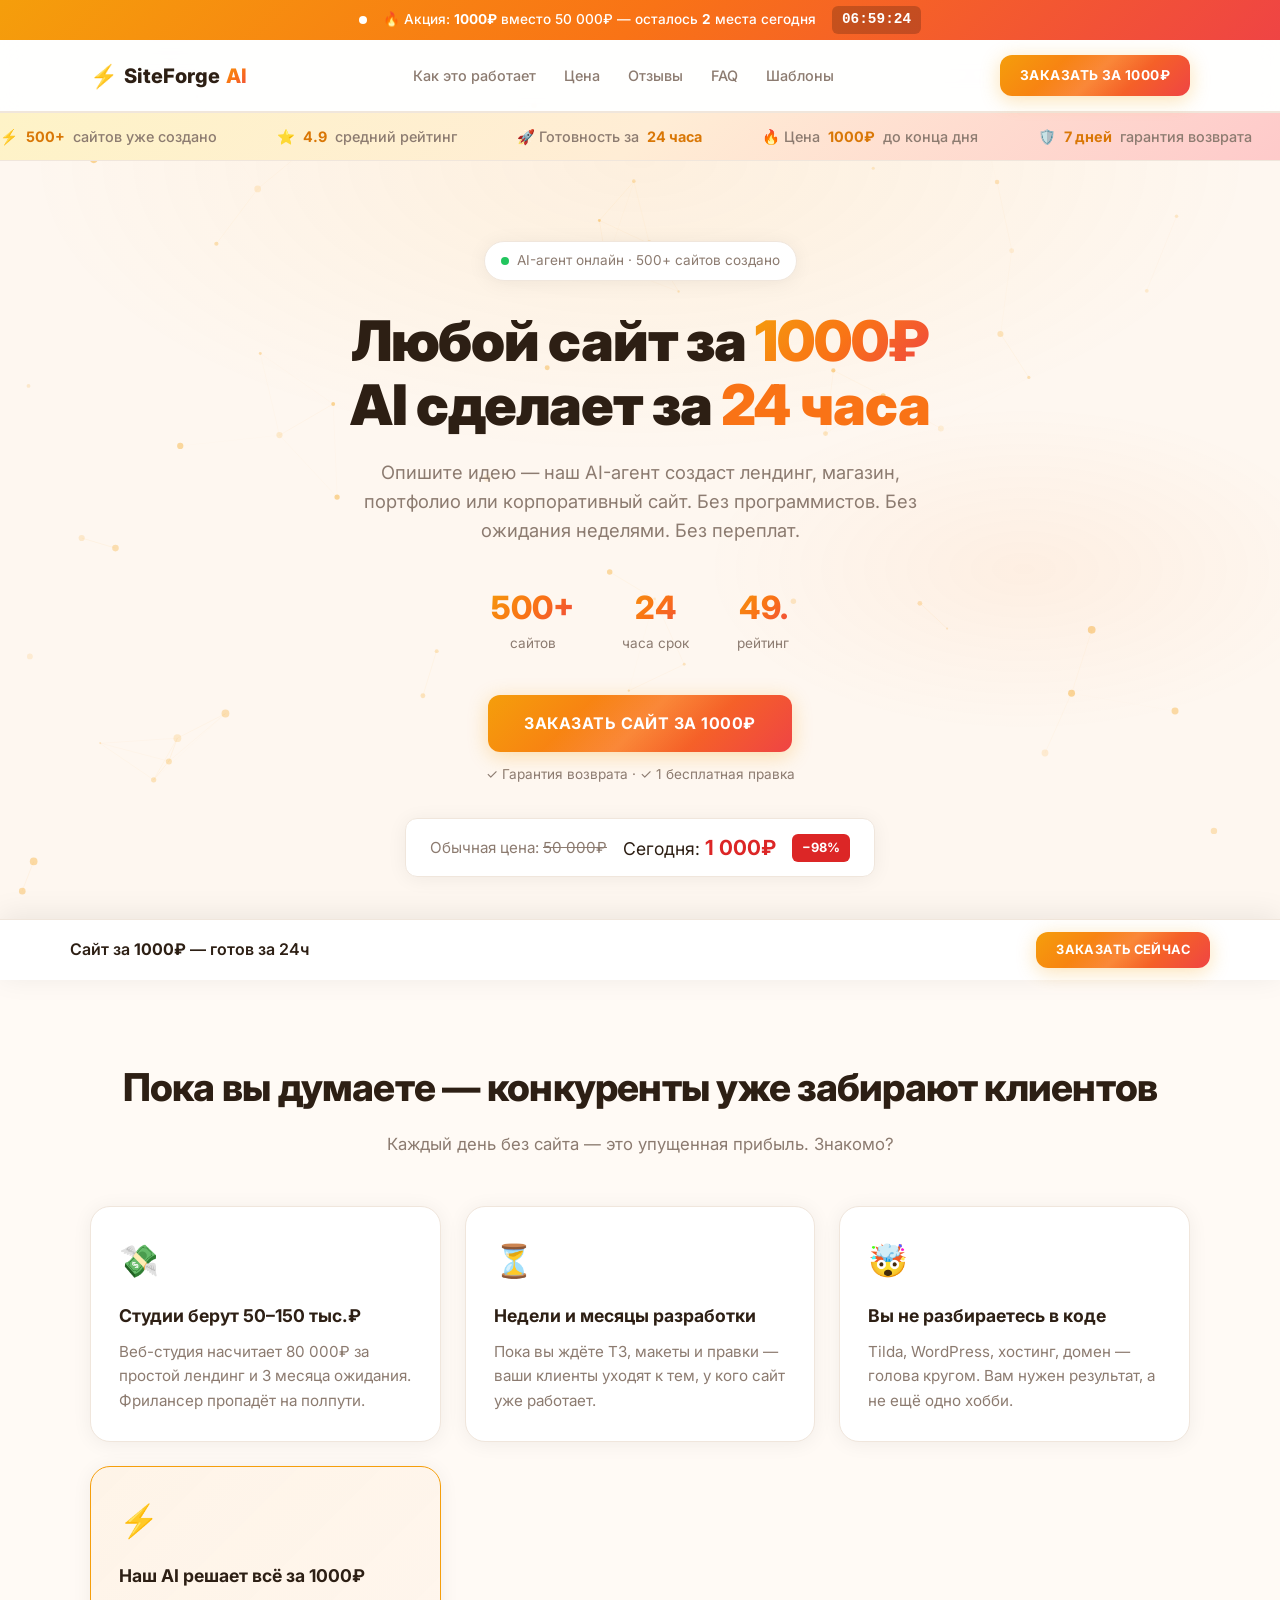
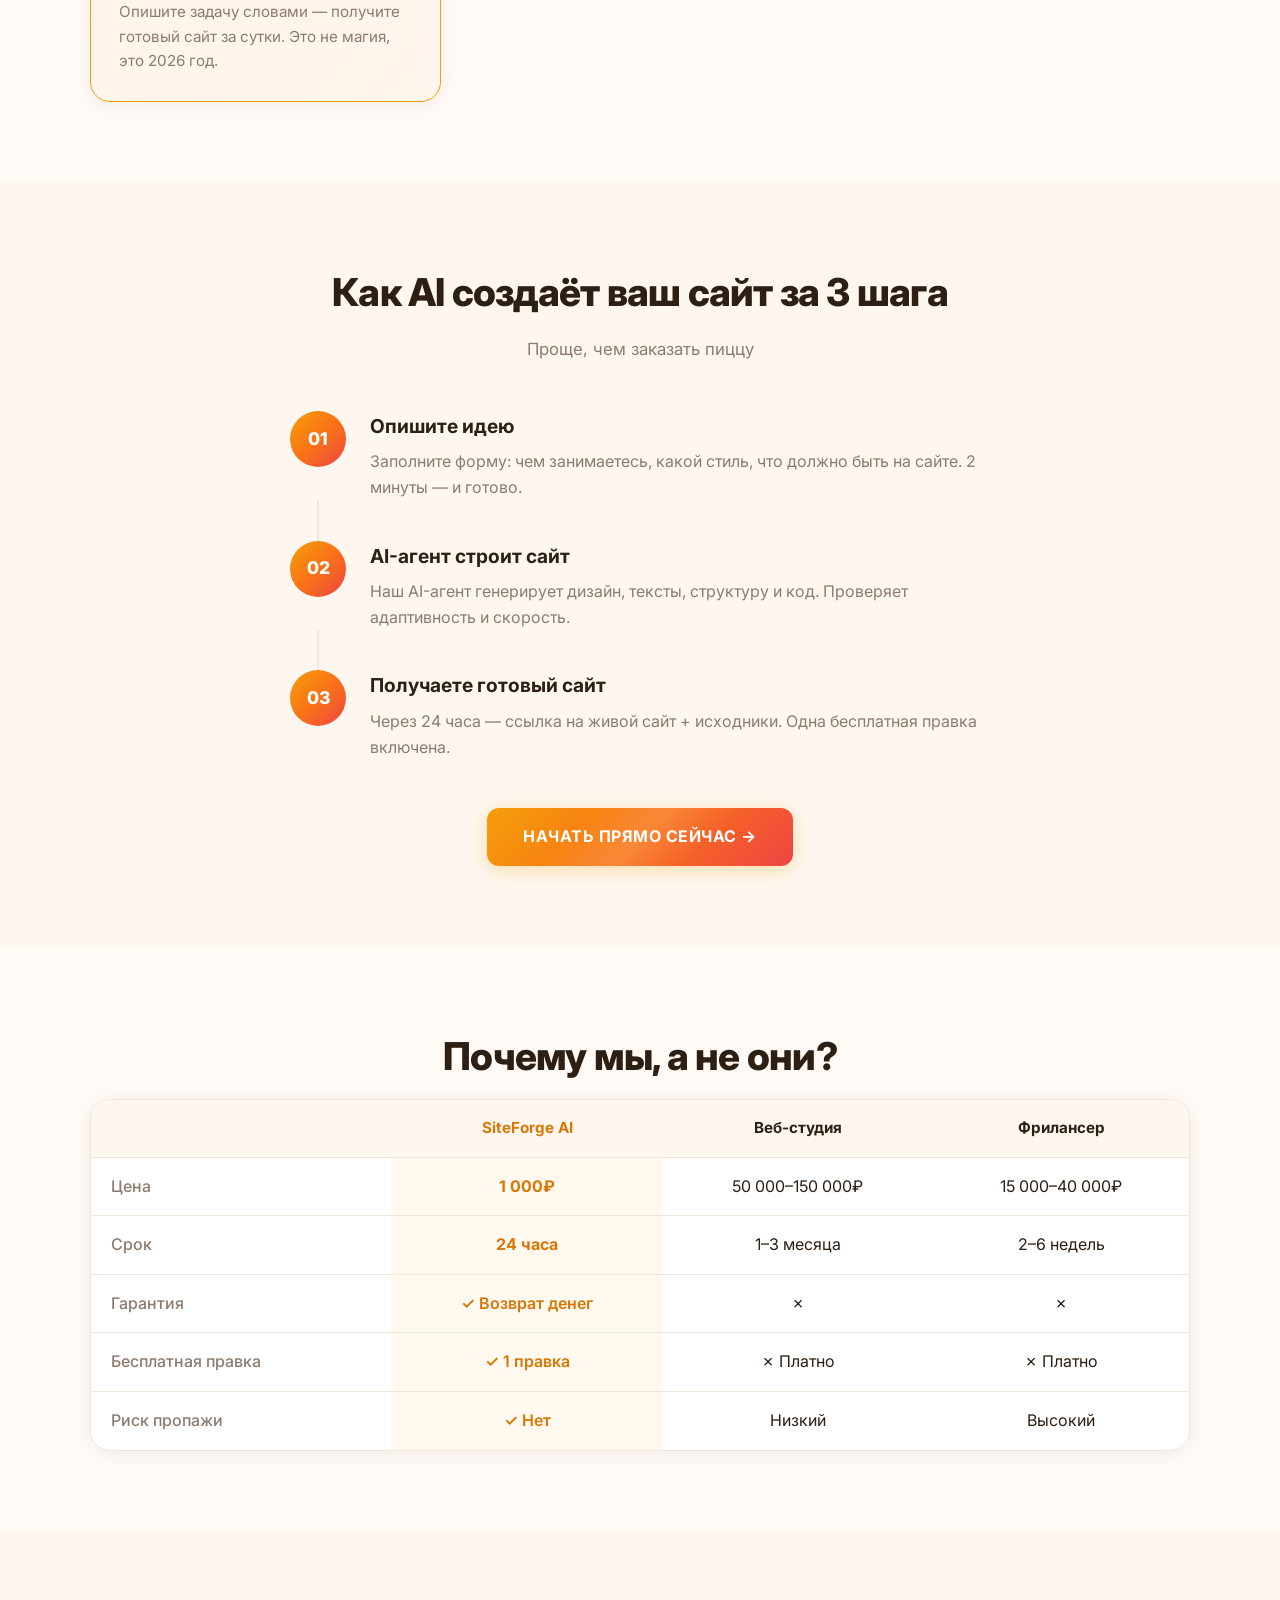
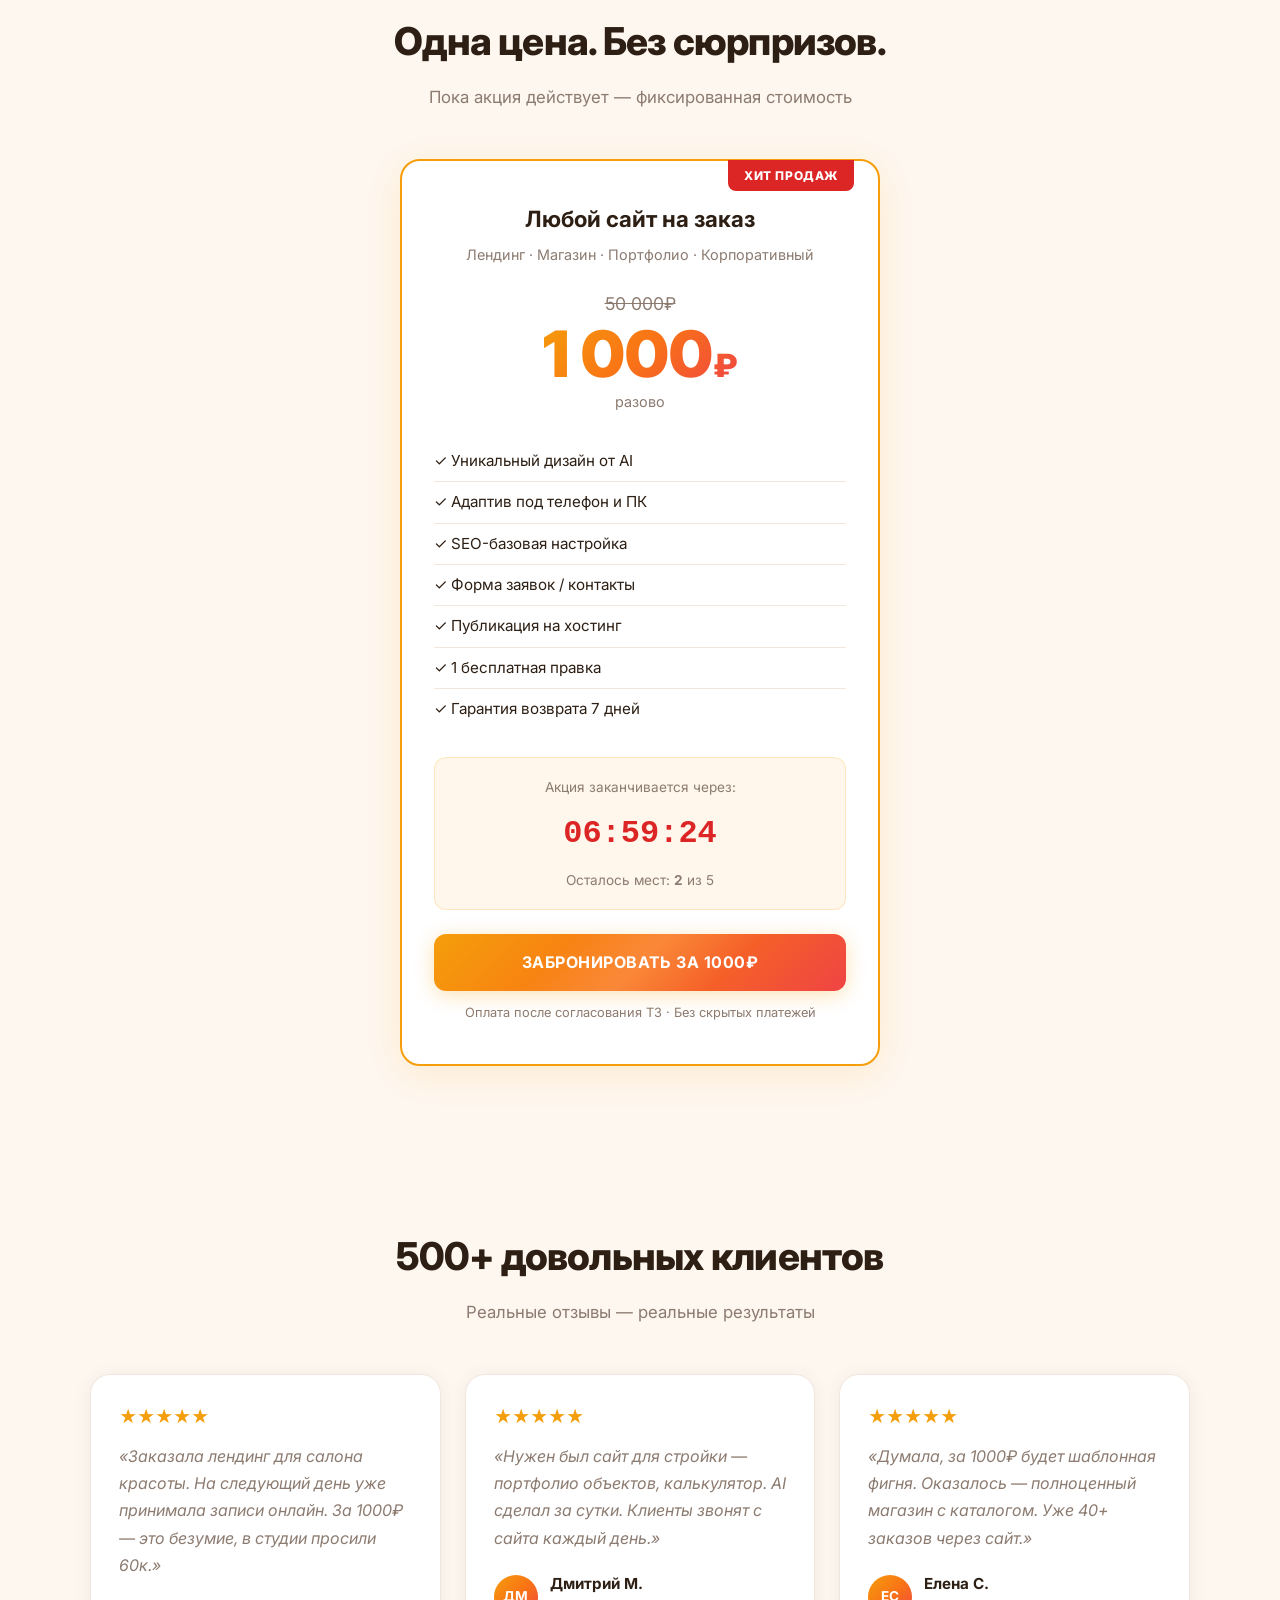
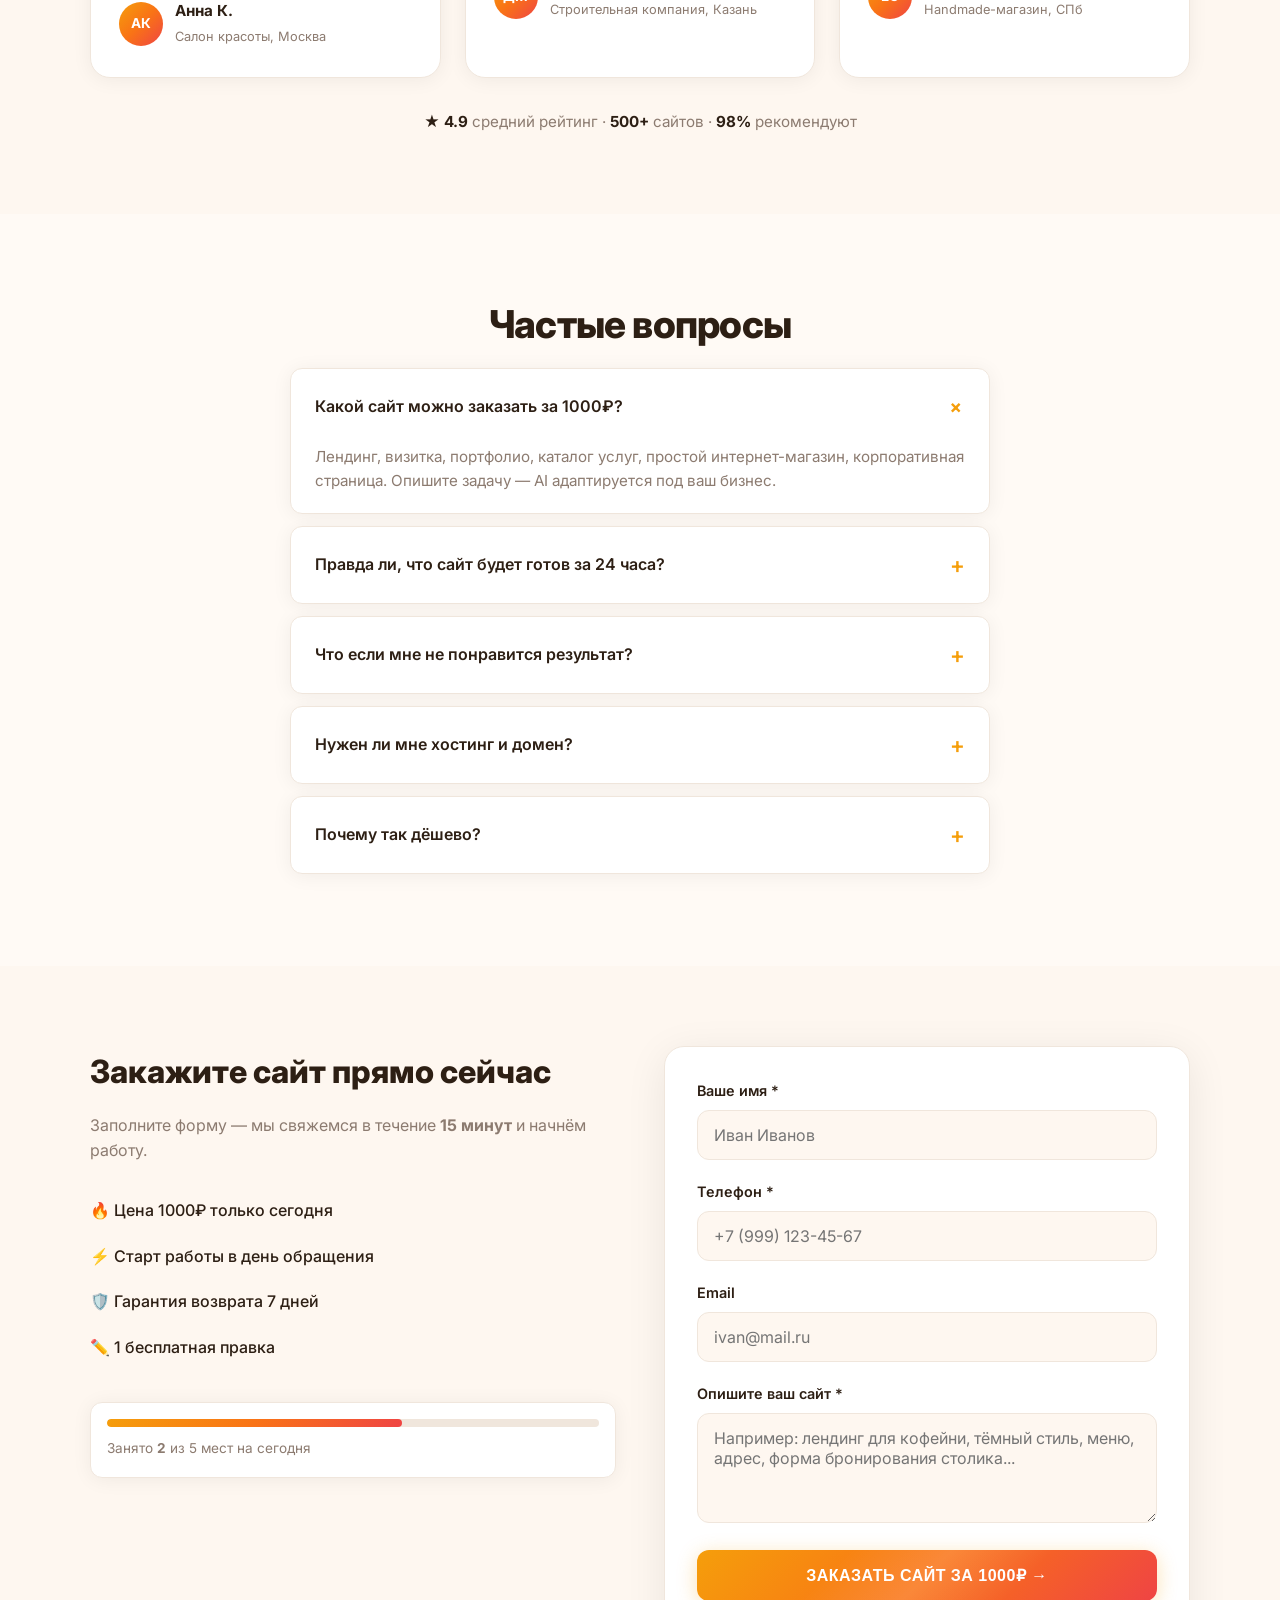
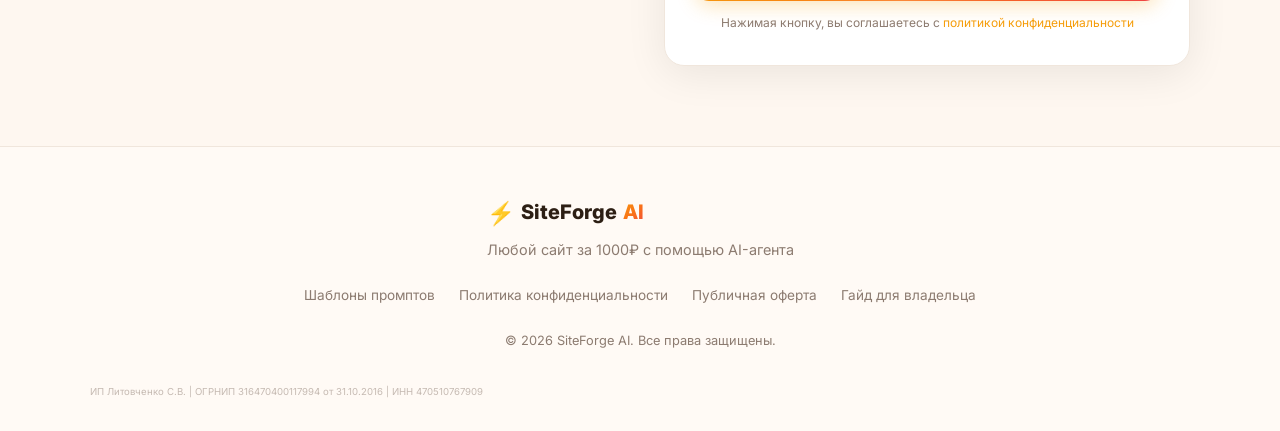
<file: index.html>
<!DOCTYPE html>
<html lang="ru">
<head>
  <meta charset="UTF-8">
  <meta name="viewport" content="width=device-width, initial-scale=1.0">
  <meta name="description" content="Любой сайт за 1000₽ за 24 часа. AI-агент создаёт лендинг, магазин или портфолио по вашему запросу. Осталось 3 места сегодня.">
  <title>Сайт за 1000₽ — AI создаёт за вас | SiteForge AI</title>
  <link rel="preconnect" href="https://fonts.googleapis.com">
  <link rel="preconnect" href="https://fonts.gstatic.com" crossorigin>
  <link href="https://fonts.googleapis.com/css2?family=Inter:wght@400;500;600;700;800;900&display=swap" rel="stylesheet">
  <link rel="stylesheet" href="css/styles.css">
</head>
<body>
  <canvas id="particles-canvas"></canvas>
  <canvas id="confetti-canvas"></canvas>

  <!-- Sticky urgency bar -->
  <div class="urgency-bar" id="urgencyBar">
    <span class="urgency-pulse"></span>
    <span>🔥 Акция: <strong>1000₽</strong> вместо 50 000₽ — осталось <strong id="slotsLeft">3</strong> места сегодня</span>
    <span class="countdown" id="topCountdown">23:59:59</span>
  </div>

  <!-- Sticky CTA -->
  <div class="sticky-cta" id="stickyCta">
    <div class="sticky-cta-inner">
      <span>Сайт за <strong>1000₽</strong> — готов за 24ч</span>
      <a href="#order" class="btn btn-primary btn-sm">ЗАКАЗАТЬ СЕЙЧАС</a>
    </div>
  </div>

  <header class="header">
    <div class="container header-inner">
      <a href="#" class="logo">
        <span class="logo-icon">⚡</span>
        SiteForge <span class="logo-accent">AI</span>
      </a>
      <nav class="nav">
        <a href="#how">Как это работает</a>
        <a href="#pricing">Цена</a>
        <a href="#reviews">Отзывы</a>
        <a href="#faq">FAQ</a>
        <a href="templates.html">Шаблоны</a>
      </nav>
      <a href="#order" class="btn btn-primary btn-header">Заказать за 1000₽</a>
      <button class="burger" id="burger" aria-label="Меню">
        <span></span><span></span><span></span>
      </button>
    </div>
    <nav class="mobile-nav" id="mobileNav">
      <a href="#how">Как это работает</a>
      <a href="#pricing">Цена</a>
      <a href="#reviews">Отзывы</a>
      <a href="#faq">FAQ</a>
      <a href="#order" class="btn btn-primary">Заказать</a>
    </nav>
  </header>

  <!-- Running line -->
  <div class="running-line-wrap">
    <div class="running-line">
      <span>⚡ <strong>500+</strong> сайтов уже создано</span>
      <span>⭐ <strong>4.9</strong> средний рейтинг</span>
      <span>🚀 Готовность за <strong>24 часа</strong></span>
      <span>🔥 Цена <strong>1000₽</strong> до конца дня</span>
      <span>🛡️ <strong>7 дней</strong> гарантия возврата</span>
      <span>✏️ <strong>1</strong> бесплатная правка</span>
      <span>⚡ <strong>500+</strong> сайтов уже создано</span>
      <span>⭐ <strong>4.9</strong> средний рейтинг</span>
      <span>🚀 Готовность за <strong>24 часа</strong></span>
      <span>🔥 Цена <strong>1000₽</strong> до конца дня</span>
      <span>🛡️ <strong>7 дней</strong> гарантия возврата</span>
      <span>✏️ <strong>1</strong> бесплатная правка</span>
    </div>
  </div>

  <main>
    <!-- Hero -->
    <section class="hero">
      <div class="hero-bg"></div>
      <div class="container hero-content">
        <div class="hero-badge reveal">
          <span class="badge-dot"></span>
          AI-агент онлайн · 500+ сайтов создано
        </div>
        <h1 class="reveal">
          Любой сайт за <span class="gradient-text">1000₽</span><br>
          AI сделает за <span class="highlight">24 часа</span>
        </h1>
        <p class="hero-sub reveal">
          Опишите идею — наш AI-агент создаст лендинг, магазин, портфолио или корпоративный сайт.
          Без программистов. Без ожидания неделями. Без переплат.
        </p>
        <div class="hero-stats">
          <div class="stat reveal">
            <span class="stat-num">500+</span>
            <span class="stat-label">сайтов</span>
          </div>
          <div class="stat reveal">
            <span class="stat-num">24</span>
            <span class="stat-label">часа срок</span>
          </div>
          <div class="stat reveal">
            <span class="stat-num">4.9</span>
            <span class="stat-label">рейтинг</span>
          </div>
        </div>
        <div class="hero-cta reveal">
          <a href="#order" class="btn btn-primary btn-lg btn-glow">
            ЗАКАЗАТЬ САЙТ ЗА 1000₽
          </a>
          <p class="hero-guarantee">✓ Гарантия возврата · ✓ 1 бесплатная правка</p>
        </div>
        <div class="hero-price-anchor reveal">
          <span class="old-price">Обычная цена: <s>50 000₽</s></span>
          <span class="new-price">Сегодня: <strong>1 000₽</strong></span>
          <span class="discount-badge">−98%</span>
        </div>
      </div>
    </section>

    <!-- Pain points -->
    <section class="pain" id="pain">
      <div class="container">
        <h2 class="section-title reveal">Пока вы думаете — конкуренты уже забирают клиентов</h2>
        <p class="section-sub reveal">Каждый день без сайта — это упущенная прибыль. Знакомо?</p>
        <div class="pain-grid">
          <div class="pain-card reveal-left">
            <span class="pain-icon">💸</span>
            <h3>Студии берут 50–150 тыс.₽</h3>
            <p>Веб-студия насчитает 80 000₽ за простой лендинг и 3 месяца ожидания. Фрилансер пропадёт на полпути.</p>
          </div>
          <div class="pain-card reveal">
            <span class="pain-icon">⏳</span>
            <h3>Недели и месяцы разработки</h3>
            <p>Пока вы ждёте ТЗ, макеты и правки — ваши клиенты уходят к тем, у кого сайт уже работает.</p>
          </div>
          <div class="pain-card reveal-right">
            <span class="pain-icon">🤯</span>
            <h3>Вы не разбираетесь в коде</h3>
            <p>Tilda, WordPress, хостинг, домен — голова кругом. Вам нужен результат, а не ещё одно хобби.</p>
          </div>
          <div class="pain-card pain-card-accent reveal-scale">
            <span class="pain-icon">⚡</span>
            <h3>Наш AI решает всё за 1000₽</h3>
            <p>Опишите задачу словами — получите готовый сайт за сутки. Это не магия, это 2026 год.</p>
          </div>
        </div>
      </div>
    </section>

    <!-- How it works -->
    <section class="how" id="how">
      <div class="container">
        <h2 class="section-title reveal">Как AI создаёт ваш сайт за 3 шага</h2>
        <p class="section-sub reveal">Проще, чем заказать пиццу</p>
        <div class="steps">
          <div class="step reveal-left">
            <div class="step-num">01</div>
            <div class="step-content">
              <h3>Опишите идею</h3>
              <p>Заполните форму: чем занимаетесь, какой стиль, что должно быть на сайте. 2 минуты — и готово.</p>
            </div>
          </div>
          <div class="step-connector reveal"></div>
          <div class="step reveal-scale">
            <div class="step-num">02</div>
            <div class="step-content">
              <h3>AI-агент строит сайт</h3>
              <p>Наш AI-агент генерирует дизайн, тексты, структуру и код. Проверяет адаптивность и скорость.</p>
            </div>
          </div>
          <div class="step-connector reveal"></div>
          <div class="step reveal-right">
            <div class="step-num">03</div>
            <div class="step-content">
              <h3>Получаете готовый сайт</h3>
              <p>Через 24 часа — ссылка на живой сайт + исходники. Одна бесплатная правка включена.</p>
            </div>
          </div>
        </div>
        <div class="how-cta reveal">
          <a href="#order" class="btn btn-primary btn-lg btn-glow">Начать прямо сейчас →</a>
        </div>
      </div>
    </section>

    <!-- Comparison -->
    <section class="compare">
      <div class="container">
        <h2 class="section-title reveal">Почему мы, а не они?</h2>
        <div class="compare-table-wrap reveal-scale">
          <table class="compare-table">
            <thead>
              <tr>
                <th></th>
                <th class="col-us">SiteForge AI</th>
                <th>Веб-студия</th>
                <th>Фрилансер</th>
              </tr>
            </thead>
            <tbody>
              <tr><td>Цена</td><td class="col-us"><strong>1 000₽</strong></td><td>50 000–150 000₽</td><td>15 000–40 000₽</td></tr>
              <tr><td>Срок</td><td class="col-us"><strong>24 часа</strong></td><td>1–3 месяца</td><td>2–6 недель</td></tr>
              <tr><td>Гарантия</td><td class="col-us">✓ Возврат денег</td><td>✗</td><td>✗</td></tr>
              <tr><td>Бесплатная правка</td><td class="col-us">✓ 1 правка</td><td>✗ Платно</td><td>✗ Платно</td></tr>
              <tr><td>Риск пропажи</td><td class="col-us">✓ Нет</td><td>Низкий</td><td>Высокий</td></tr>
            </tbody>
          </table>
        </div>
      </div>
    </section>

    <!-- Pricing -->
    <section class="pricing" id="pricing">
      <div class="container">
        <h2 class="section-title reveal">Одна цена. Без сюрпризов.</h2>
        <p class="section-sub reveal">Пока акция действует — фиксированная стоимость</p>
        <div class="pricing-card reveal-scale">
          <div class="pricing-ribbon">ХИТ ПРОДАЖ</div>
          <div class="pricing-header">
            <h3>Любой сайт на заказ</h3>
            <p>Лендинг · Магазин · Портфолио · Корпоративный</p>
          </div>
          <div class="pricing-price">
            <span class="pricing-old"><s>50 000₽</s></span>
            <span class="pricing-current">1 000<span>₽</span></span>
            <span class="pricing-period">разово</span>
          </div>
          <ul class="pricing-features">
            <li>✓ Уникальный дизайн от AI</li>
            <li>✓ Адаптив под телефон и ПК</li>
            <li>✓ SEO-базовая настройка</li>
            <li>✓ Форма заявок / контакты</li>
            <li>✓ Публикация на хостинг</li>
            <li>✓ 1 бесплатная правка</li>
            <li>✓ Гарантия возврата 7 дней</li>
          </ul>
          <div class="pricing-urgency">
            <span class="countdown-label">Акция заканчивается через:</span>
            <div class="countdown-big" id="pricingCountdown">23:59:59</div>
            <span class="slots-text">Осталось мест: <strong id="slotsPricing">3</strong> из 5</span>
          </div>
          <a href="#order" class="btn btn-primary btn-lg btn-block btn-glow">
            ЗАБРОНИРОВАТЬ ЗА 1000₽
          </a>
          <p class="pricing-note">Оплата после согласования ТЗ · Без скрытых платежей</p>
        </div>
      </div>
    </section>

    <!-- Testimonials -->
    <section class="reviews" id="reviews">
      <div class="container">
        <h2 class="section-title reveal">500+ довольных клиентов</h2>
        <p class="section-sub reveal">Реальные отзывы — реальные результаты</p>
        <div class="reviews-grid">
          <div class="review-card reveal-left">
            <div class="review-stars">★★★★★</div>
            <p>«Заказала лендинг для салона красоты. На следующий день уже принимала записи онлайн. За 1000₽ — это безумие, в студии просили 60к.»</p>
            <div class="review-author">
              <div class="review-avatar">АК</div>
              <div>
                <strong>Анна К.</strong>
                <span>Салон красоты, Москва</span>
              </div>
            </div>
          </div>
          <div class="review-card reveal">
            <div class="review-stars">★★★★★</div>
            <p>«Нужен был сайт для стройки — портфолио объектов, калькулятор. AI сделал за сутки. Клиенты звонят с сайта каждый день.»</p>
            <div class="review-author">
              <div class="review-avatar">ДМ</div>
              <div>
                <strong>Дмитрий М.</strong>
                <span>Строительная компания, Казань</span>
              </div>
            </div>
          </div>
          <div class="review-card reveal-right">
            <div class="review-stars">★★★★★</div>
            <p>«Думала, за 1000₽ будет шаблонная фигня. Оказалось — полноценный магазин с каталогом. Уже 40+ заказов через сайт.»</p>
            <div class="review-author">
              <div class="review-avatar">ЕС</div>
              <div>
                <strong>Елена С.</strong>
                <span>Handmade-магазин, СПб</span>
              </div>
            </div>
          </div>
        </div>
        <div class="reviews-counter reveal">
          <span>★ 4.9</span> средний рейтинг · <span>500+</span> сайтов · <span>98%</span> рекомендуют
        </div>
      </div>
    </section>

    <!-- FAQ -->
    <section class="faq" id="faq">
      <div class="container">
        <h2 class="section-title reveal">Частые вопросы</h2>
        <div class="faq-list">
          <details class="faq-item reveal" open>
            <summary>Какой сайт можно заказать за 1000₽?</summary>
            <p>Лендинг, визитка, портфолио, каталог услуг, простой интернет-магазин, корпоративная страница. Опишите задачу — AI адаптируется под ваш бизнес.</p>
          </details>
          <details class="faq-item reveal-left">
            <summary>Правда ли, что сайт будет готов за 24 часа?</summary>
            <p>Да. AI-агент работает без перерывов. Простые проекты — за 12 часов. Сложные — до 48 часов, но мы предупредим заранее.</p>
          </details>
          <details class="faq-item reveal-right">
            <summary>Что если мне не понравится результат?</summary>
            <p>7 дней гарантии возврата денег. Плюс одна бесплатная правка — опишите, что изменить, и AI переделает.</p>
          </details>
          <details class="faq-item reveal-left">
            <summary>Нужен ли мне хостинг и домен?</summary>
            <p>Мы публикуем сайт на бесплатном хостинге. Домен (.ru) — от 200₽/год, поможем подключить за 5 минут.</p>
          </details>
          <details class="faq-item reveal-right">
            <summary>Почему так дёшево?</summary>
            <p>AI делает работу 10 программистов за минуты. Мы передаём экономию вам. Акция ограничена — скоро цена вырастет до 5000₽.</p>
          </details>
        </div>
      </div>
    </section>

    <!-- Order form -->
    <section class="order" id="order">
      <div class="container">
        <div class="order-wrap">
          <div class="order-info reveal-left">
            <h2>Закажите сайт прямо сейчас</h2>
            <p>Заполните форму — мы свяжемся в течение <strong>15 минут</strong> и начнём работу.</p>
            <ul class="order-benefits">
              <li>🔥 Цена 1000₽ только сегодня</li>
              <li>⚡ Старт работы в день обращения</li>
              <li>🛡️ Гарантия возврата 7 дней</li>
              <li>✏️ 1 бесплатная правка</li>
            </ul>
            <div class="order-slots">
              <div class="slots-bar">
                <div class="slots-fill" id="slotsBar" style="width: 60%"></div>
              </div>
              <span>Занято <strong id="slotsOrder">3</strong> из 5 мест на сегодня</span>
            </div>
          </div>
          <form class="order-form reveal-right" id="orderForm">
            <div class="form-group">
              <label for="name">Ваше имя *</label>
              <input type="text" id="name" name="name" required placeholder="Иван Иванов">
            </div>
            <div class="form-group">
              <label for="phone">Телефон *</label>
              <input type="tel" id="phone" name="phone" required placeholder="+7 (999) 123-45-67">
            </div>
            <div class="form-group">
              <label for="email">Email</label>
              <input type="email" id="email" name="email" placeholder="ivan@mail.ru">
            </div>
            <div class="form-group">
              <label for="description">Опишите ваш сайт *</label>
              <textarea id="description" name="description" required rows="4" placeholder="Например: лендинг для кофейни, тёмный стиль, меню, адрес, форма бронирования столика..."></textarea>
            </div>
            <button type="submit" class="btn btn-primary btn-lg btn-block btn-glow">
              ЗАКАЗАТЬ САЙТ ЗА 1000₽ →
            </button>
            <p class="form-privacy">Нажимая кнопку, вы соглашаетесь с <a href="#">политикой конфиденциальности</a></p>
          </form>
        </div>
      </div>
    </section>
  </main>

  <footer class="footer">
    <div class="container footer-inner">
      <div class="footer-brand">
        <a href="#" class="logo">
          <span class="logo-icon">⚡</span>
          SiteForge <span class="logo-accent">AI</span>
        </a>
        <p>Любой сайт за 1000₽ с помощью AI-агента</p>
      </div>
      <div class="footer-links">
        <a href="templates.html">Шаблоны промптов</a>
        <a href="privacy.html">Политика конфиденциальности</a>
        <a href="oferta.html">Публичная оферта</a>
        <a href="GUIDE.md">Гайд для владельца</a>
      </div>
      <p class="footer-copy">© 2026 SiteForge AI. Все права защищены.</p>
      <p class="footer-ip">ИП Литовченко С.В. | ОГРНИП 316470400117994 от 31.10.2016 | ИНН 470510767909</p>
    </div>
  </footer>

  <!-- Success modal -->
  <div class="modal" id="successModal" aria-hidden="true">
    <div class="modal-overlay"></div>
    <div class="modal-content">
      <div class="modal-icon">🎉</div>
      <h3>🎊 Поздравляем! Заявка принята!</h3>
      <p>Ваш заказ <strong>#<span id="modalOrderId">---</span></strong></p>
      <p>Сохраните ссылку — по ней вы сможете настроить сайт, скачать его и запросить правки:</p>
      <p style="word-break:break-all;background:#fef7f0;padding:12px;border-radius:8px;font-size:0.85rem;margin:12px 0;border:1px solid #f0e6dc;">
        <a href="#" id="modalOrderLink" style="color:#f59e0b;font-weight:600;">Загрузка...</a>
      </p>
      <p style="color:#8c7b70;font-size:0.85rem;">Мы уже увидели вашу заявку и скоро свяжемся. Приготовьте ТЗ — AI ждёт ваших идей! 🚀</p>
      <button class="btn btn-primary" id="closeModal">Отлично, жду!</button>
    </div>
  </div>

  <script src="js/script.js"></script>
</body>
</html>
</file>
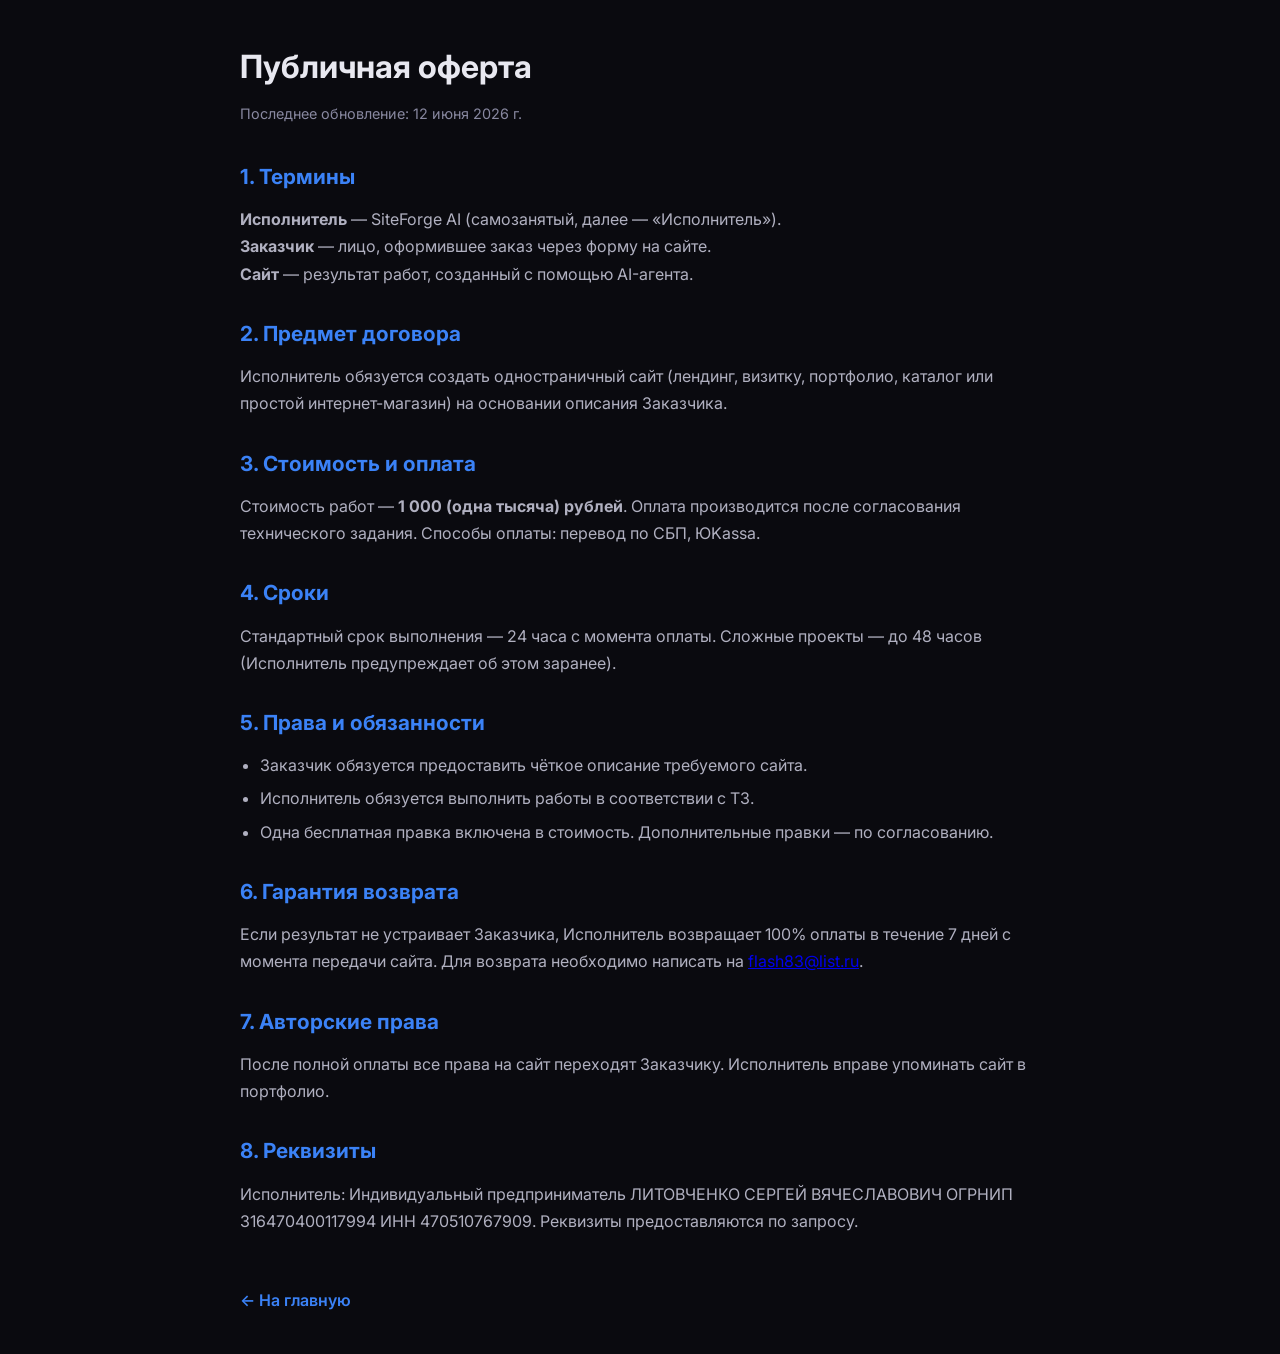
<file: oferta.html>
<!DOCTYPE html>
<html lang="ru">
<head>
  <meta charset="UTF-8">
  <meta name="viewport" content="width=device-width, initial-scale=1.0">
  <title>Публичная оферта — SiteForge AI</title>
  <link rel="preconnect" href="https://fonts.googleapis.com">
  <link rel="preconnect" href="https://fonts.gstatic.com" crossorigin>
  <link href="https://fonts.googleapis.com/css2?family=Inter:wght@400;500;600;700;800&display=swap" rel="stylesheet">
  <style>
    * { box-sizing: border-box; margin: 0; padding: 0; }
    body { font-family: Inter, sans-serif; background: #0a0a0f; color: #e8e8f0; line-height: 1.7; padding: 40px 20px; }
    .container { max-width: 800px; margin: 0 auto; }
    h1 { font-size: 2rem; margin-bottom: 8px; }
    .date { color: #8888a0; font-size: 0.9rem; margin-bottom: 32px; }
    h2 { font-size: 1.3rem; margin: 28px 0 12px; color: #3b82f6; }
    p { margin-bottom: 12px; color: #b0b0c0; }
    ul { margin: 8px 0 16px 20px; color: #b0b0c0; }
    li { margin-bottom: 6px; }
    .back { display: inline-block; margin-top: 40px; color: #3b82f6; text-decoration: none; font-weight: 600; }
    .back:hover { text-decoration: underline; }
  </style>
</head>
<body>
  <div class="container">
    <h1>Публичная оферта</h1>
    <p class="date">Последнее обновление: 12 июня 2026 г.</p>

    <h2>1. Термины</h2>
    <p><strong>Исполнитель</strong> — SiteForge AI (самозанятый, далее — «Исполнитель»).<br>
    <strong>Заказчик</strong> — лицо, оформившее заказ через форму на сайте.<br>
    <strong>Сайт</strong> — результат работ, созданный с помощью AI-агента.</p>

    <h2>2. Предмет договора</h2>
    <p>Исполнитель обязуется создать одностраничный сайт (лендинг, визитку, портфолио, каталог или простой интернет-магазин) на основании описания Заказчика.</p>

    <h2>3. Стоимость и оплата</h2>
    <p>Стоимость работ — <strong>1 000 (одна тысяча) рублей</strong>. Оплата производится после согласования технического задания. Способы оплаты: перевод по СБП, ЮKassa.</p>

    <h2>4. Сроки</h2>
    <p>Стандартный срок выполнения — 24 часа с момента оплаты. Сложные проекты — до 48 часов (Исполнитель предупреждает об этом заранее).</p>

    <h2>5. Права и обязанности</h2>
    <ul>
      <li>Заказчик обязуется предоставить чёткое описание требуемого сайта.</li>
      <li>Исполнитель обязуется выполнить работы в соответствии с ТЗ.</li>
      <li>Одна бесплатная правка включена в стоимость. Дополнительные правки — по согласованию.</li>
    </ul>

    <h2>6. Гарантия возврата</h2>
    <p>Если результат не устраивает Заказчика, Исполнитель возвращает 100% оплаты в течение 7 дней с момента передачи сайта. Для возврата необходимо написать на <a href="mailto:flash83@list.ru">flash83@list.ru</a>.</p>

    <h2>7. Авторские права</h2>
    <p>После полной оплаты все права на сайт переходят Заказчику. Исполнитель вправе упоминать сайт в портфолио.</p>

    <h2>8. Реквизиты</h2>
    <p>Исполнитель: Индивидуальный предприниматель ЛИТОВЧЕНКО СЕРГЕЙ ВЯЧЕСЛАВОВИЧ ОГРНИП 316470400117994 ИНН 470510767909. Реквизиты предоставляются по запросу.</p>

    <a href="/" class="back">← На главную</a>
  </div>
</body>
</html>
</file>
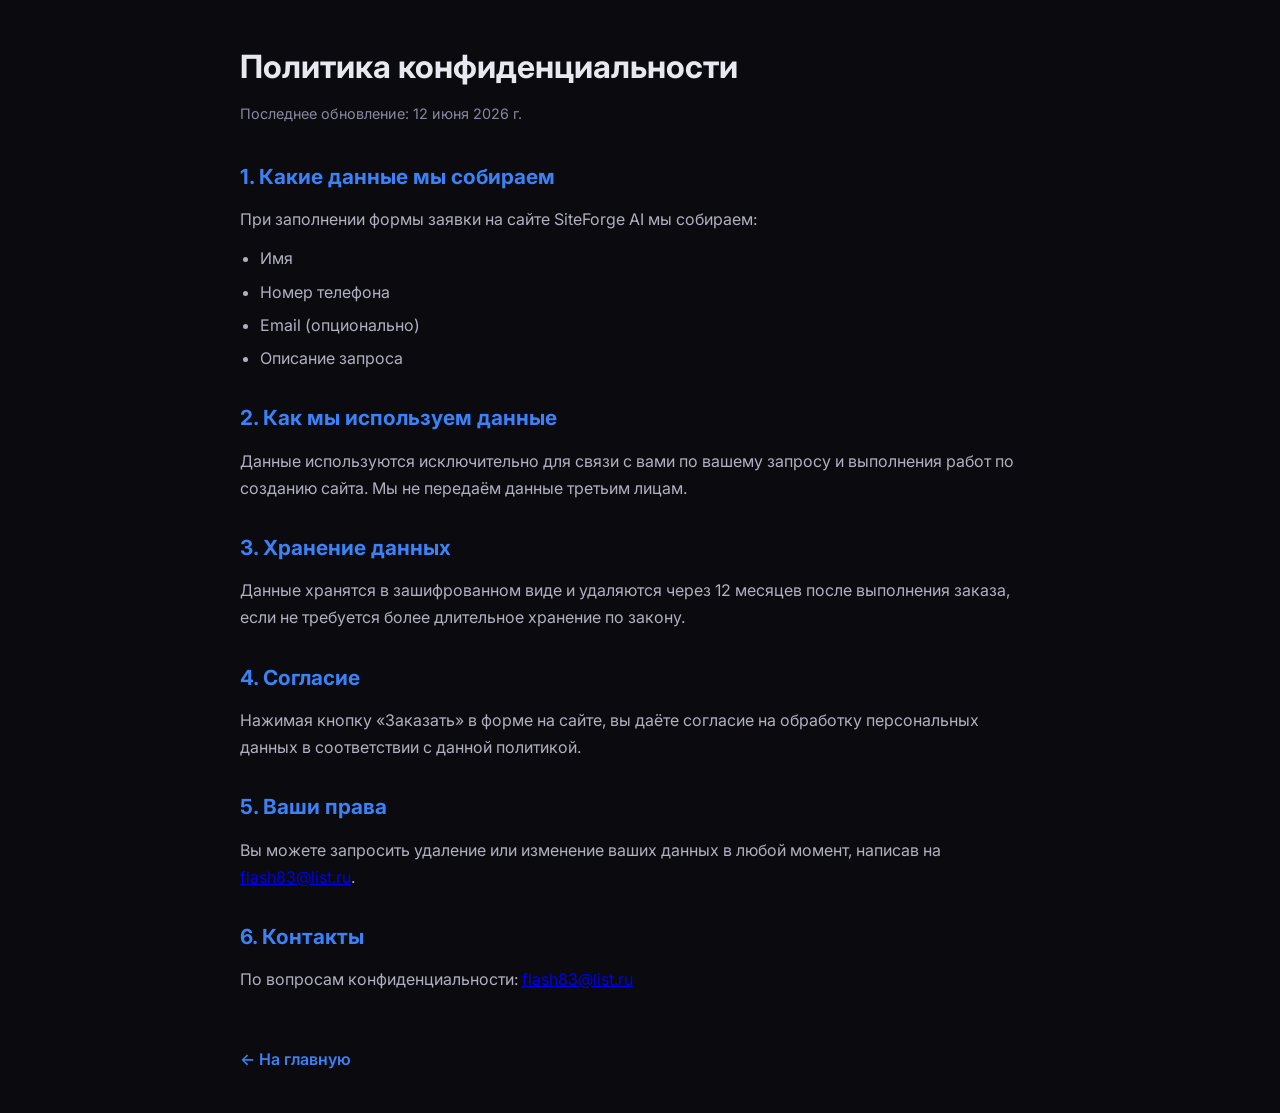
<file: privacy.html>
<!DOCTYPE html>
<html lang="ru">
<head>
  <meta charset="UTF-8">
  <meta name="viewport" content="width=device-width, initial-scale=1.0">
  <title>Политика конфиденциальности — SiteForge AI</title>
  <link rel="preconnect" href="https://fonts.googleapis.com">
  <link rel="preconnect" href="https://fonts.gstatic.com" crossorigin>
  <link href="https://fonts.googleapis.com/css2?family=Inter:wght@400;500;600;700;800&display=swap" rel="stylesheet">
  <style>
    * { box-sizing: border-box; margin: 0; padding: 0; }
    body { font-family: Inter, sans-serif; background: #0a0a0f; color: #e8e8f0; line-height: 1.7; padding: 40px 20px; }
    .container { max-width: 800px; margin: 0 auto; }
    h1 { font-size: 2rem; margin-bottom: 8px; }
    .date { color: #8888a0; font-size: 0.9rem; margin-bottom: 32px; }
    h2 { font-size: 1.3rem; margin: 28px 0 12px; color: #3b82f6; }
    p { margin-bottom: 12px; color: #b0b0c0; }
    ul { margin: 8px 0 16px 20px; color: #b0b0c0; }
    li { margin-bottom: 6px; }
    .back { display: inline-block; margin-top: 40px; color: #3b82f6; text-decoration: none; font-weight: 600; }
    .back:hover { text-decoration: underline; }
  </style>
</head>
<body>
  <div class="container">
    <h1>Политика конфиденциальности</h1>
    <p class="date">Последнее обновление: 12 июня 2026 г.</p>

    <h2>1. Какие данные мы собираем</h2>
    <p>При заполнении формы заявки на сайте SiteForge AI мы собираем:</p>
    <ul>
      <li>Имя</li>
      <li>Номер телефона</li>
      <li>Email (опционально)</li>
      <li>Описание запроса</li>
    </ul>

    <h2>2. Как мы используем данные</h2>
    <p>Данные используются исключительно для связи с вами по вашему запросу и выполнения работ по созданию сайта. Мы не передаём данные третьим лицам.</p>

    <h2>3. Хранение данных</h2>
    <p>Данные хранятся в зашифрованном виде и удаляются через 12 месяцев после выполнения заказа, если не требуется более длительное хранение по закону.</p>

    <h2>4. Согласие</h2>
    <p>Нажимая кнопку «Заказать» в форме на сайте, вы даёте согласие на обработку персональных данных в соответствии с данной политикой.</p>

    <h2>5. Ваши права</h2>
    <p>Вы можете запросить удаление или изменение ваших данных в любой момент, написав на <a href="mailto:flash83@list.ru">flash83@list.ru</a>.</p>

    <h2>6. Контакты</h2>
    <p>По вопросам конфиденциальности: <a href="mailto:flash83@list.ru">flash83@list.ru</a></p>

    <a href="/" class="back">← На главную</a>
  </div>
</body>
</html>
</file>
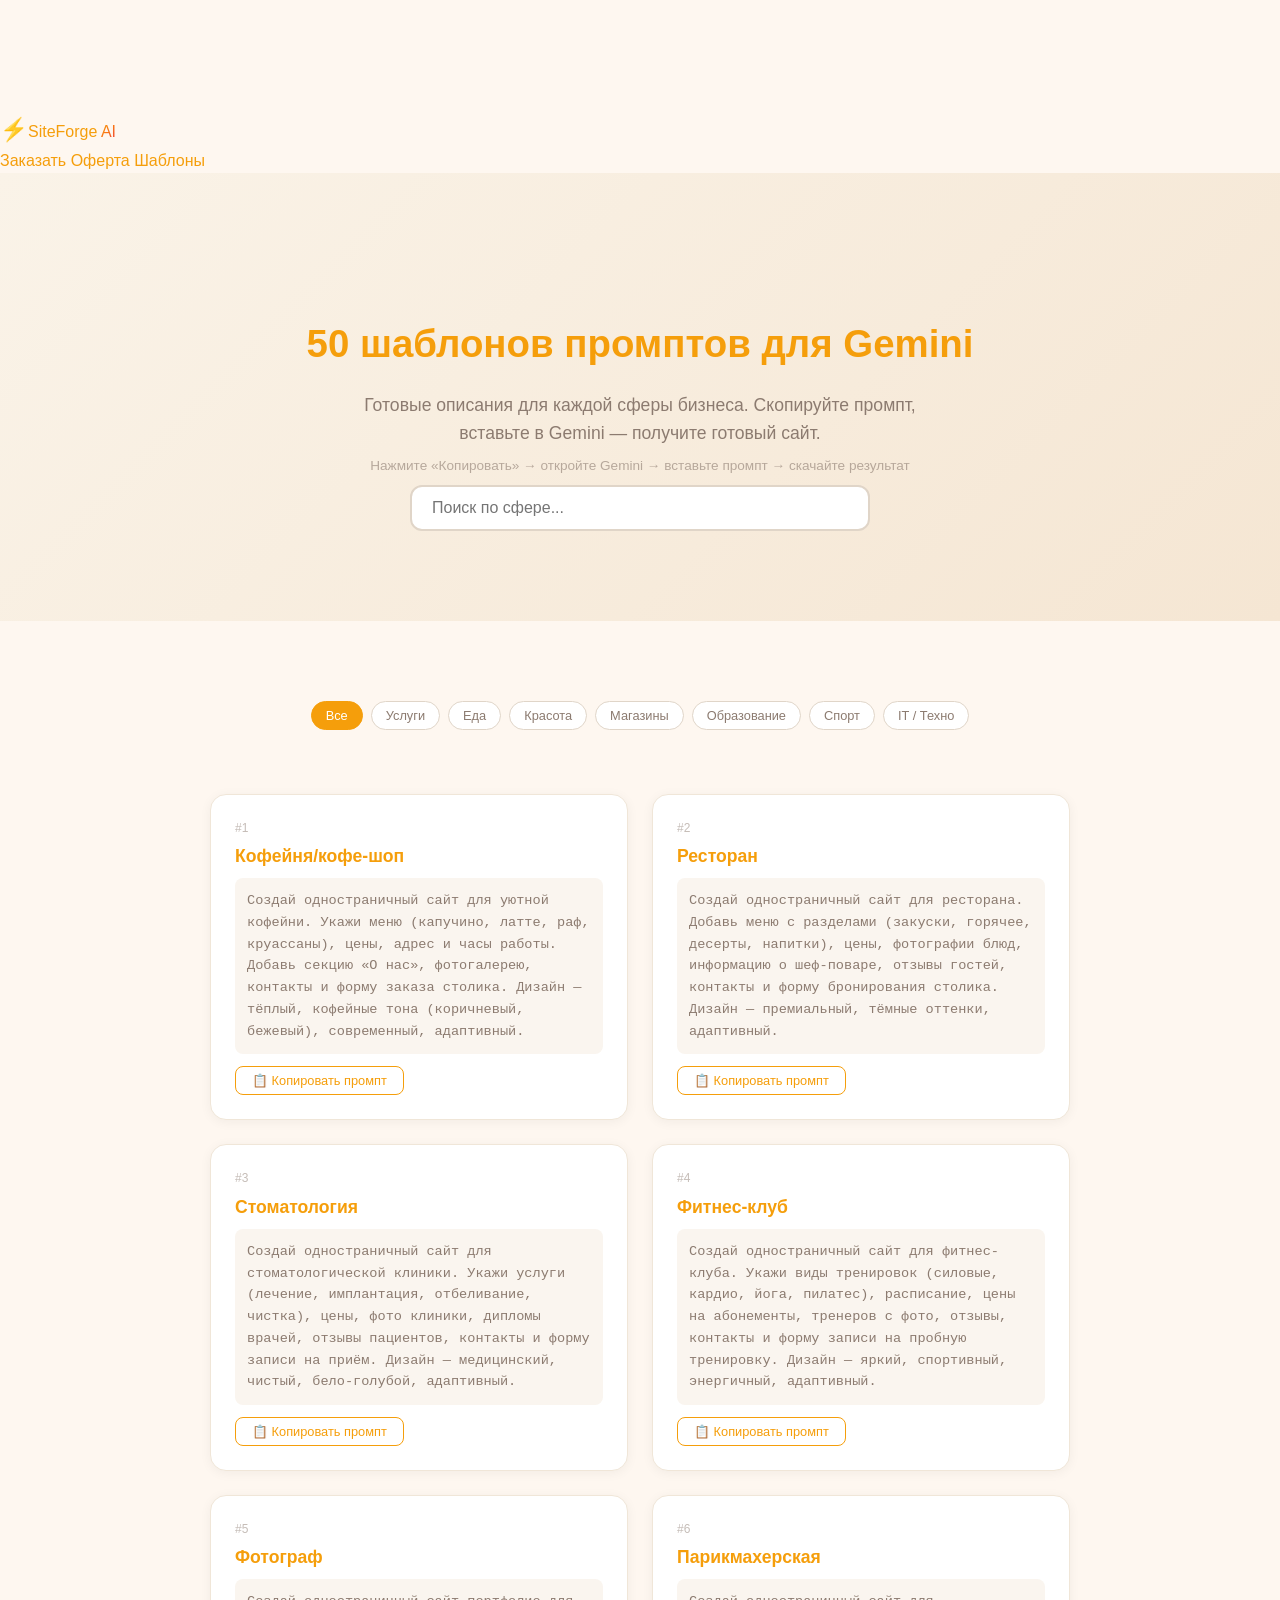
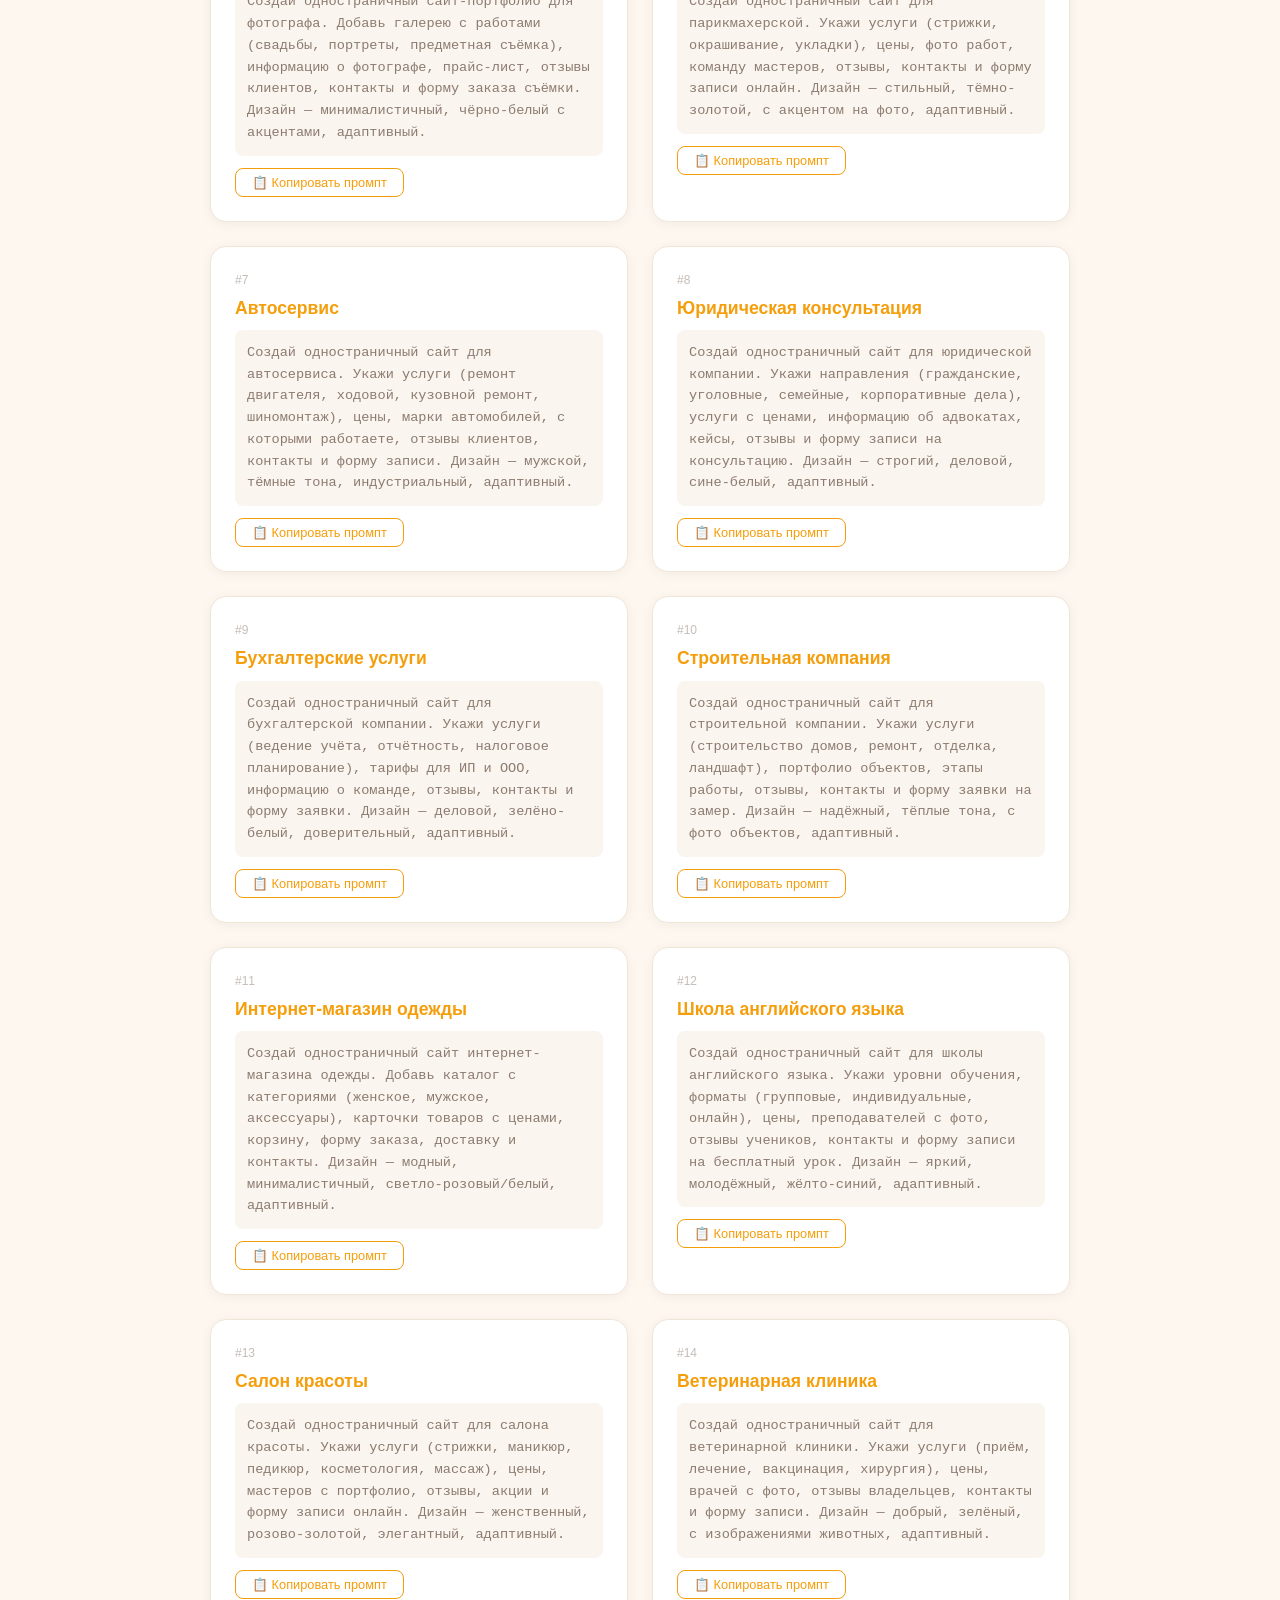
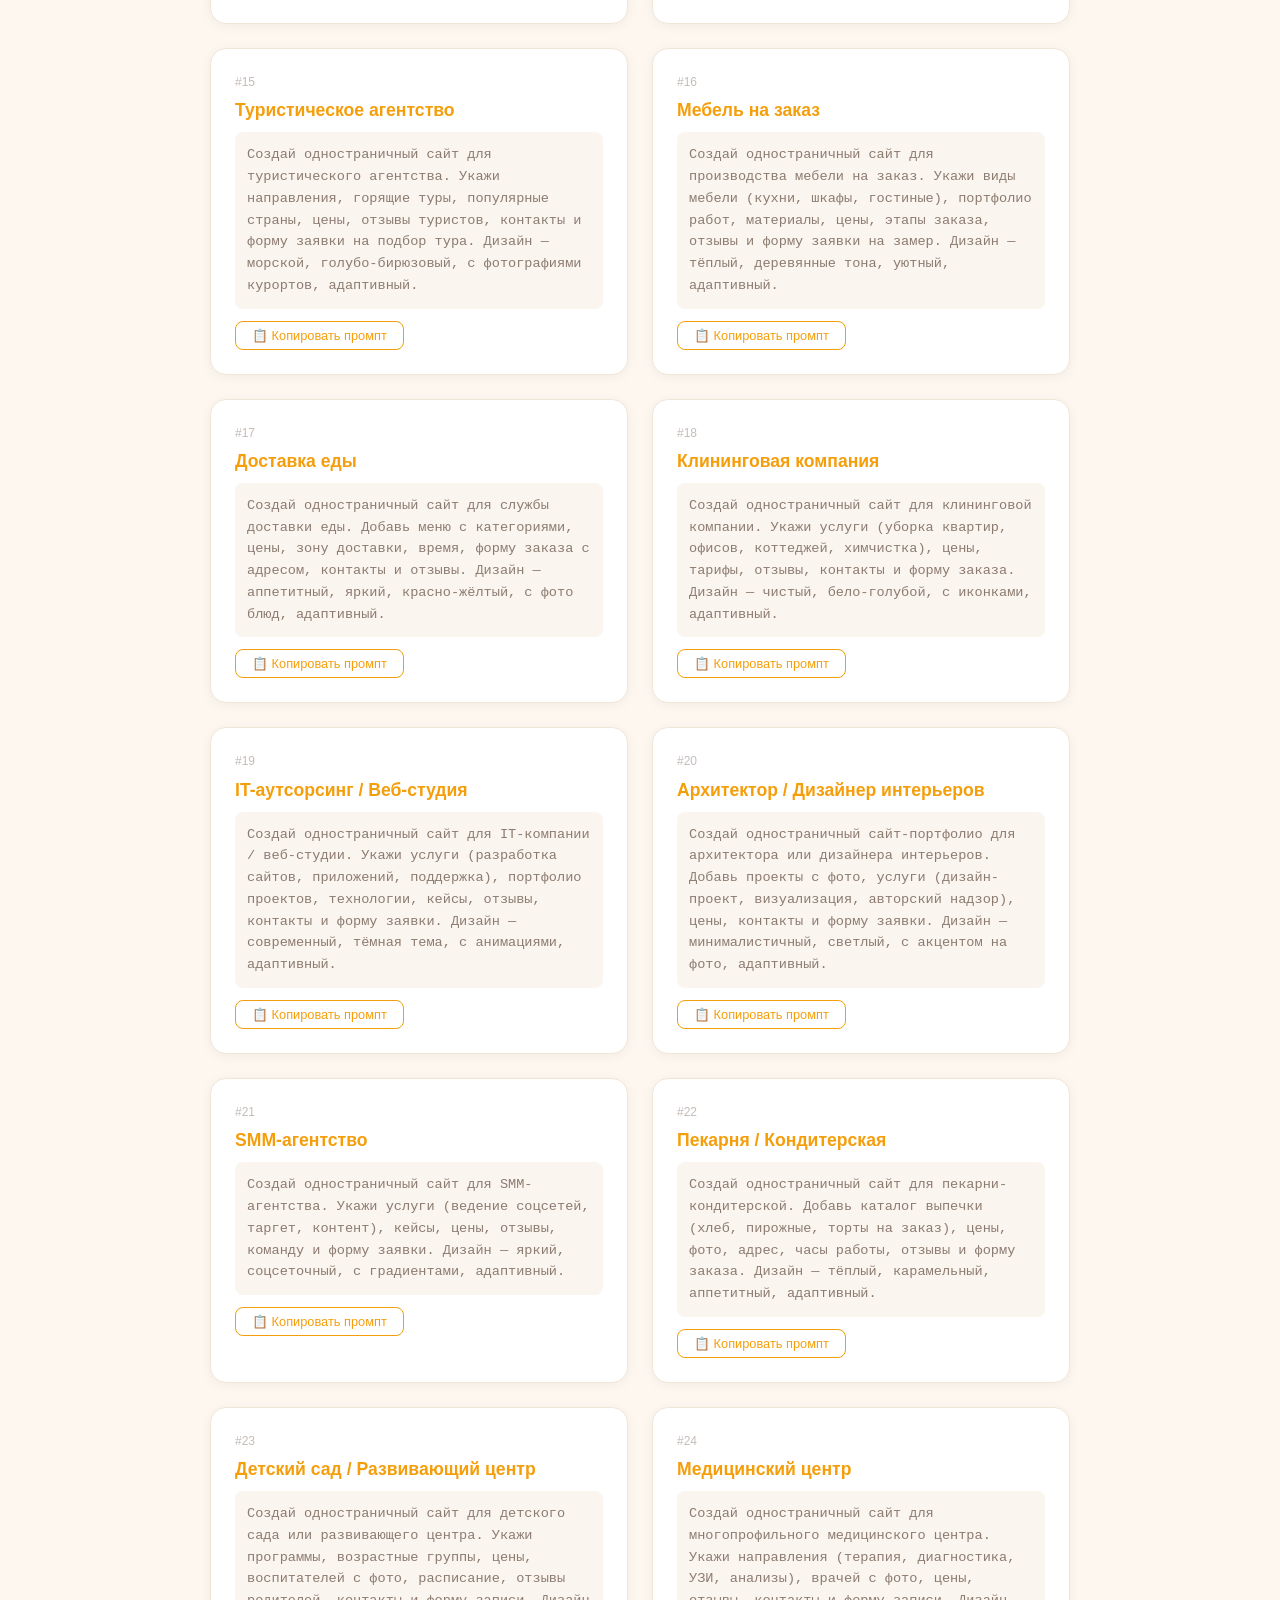
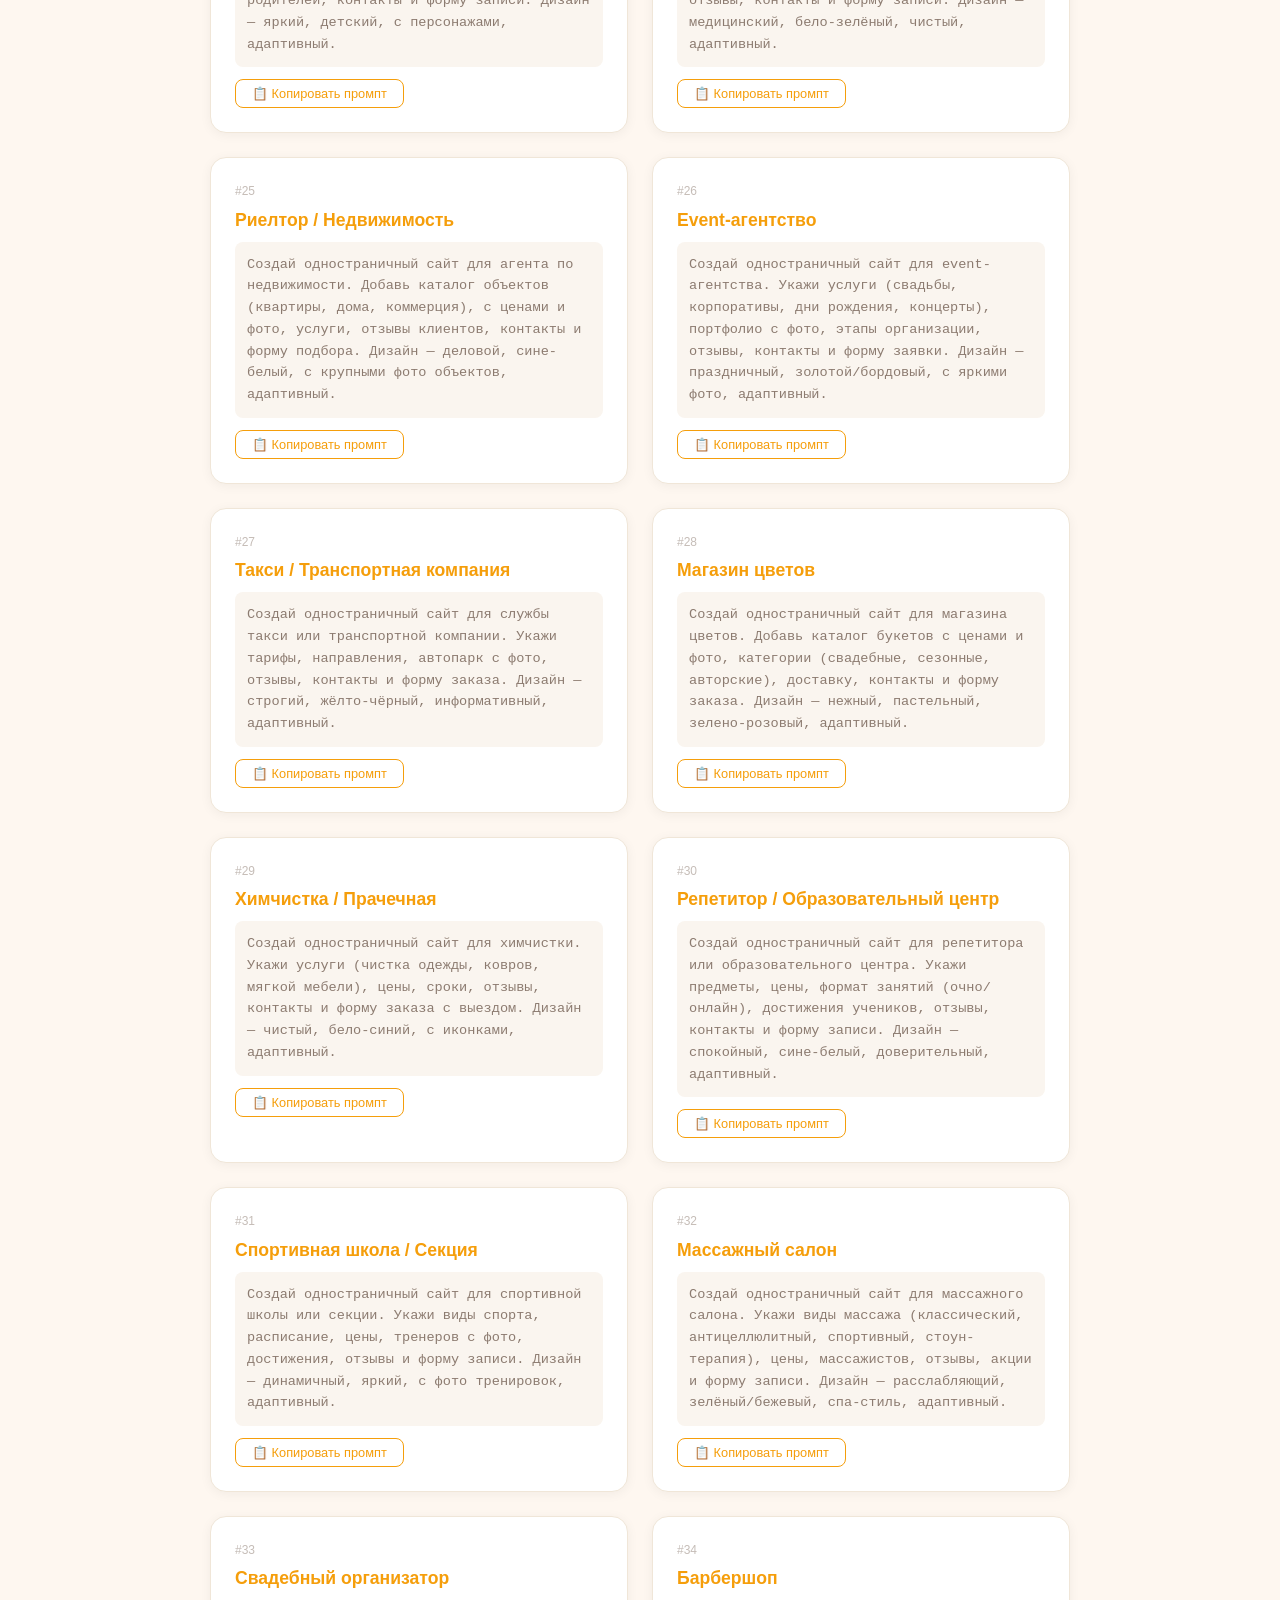
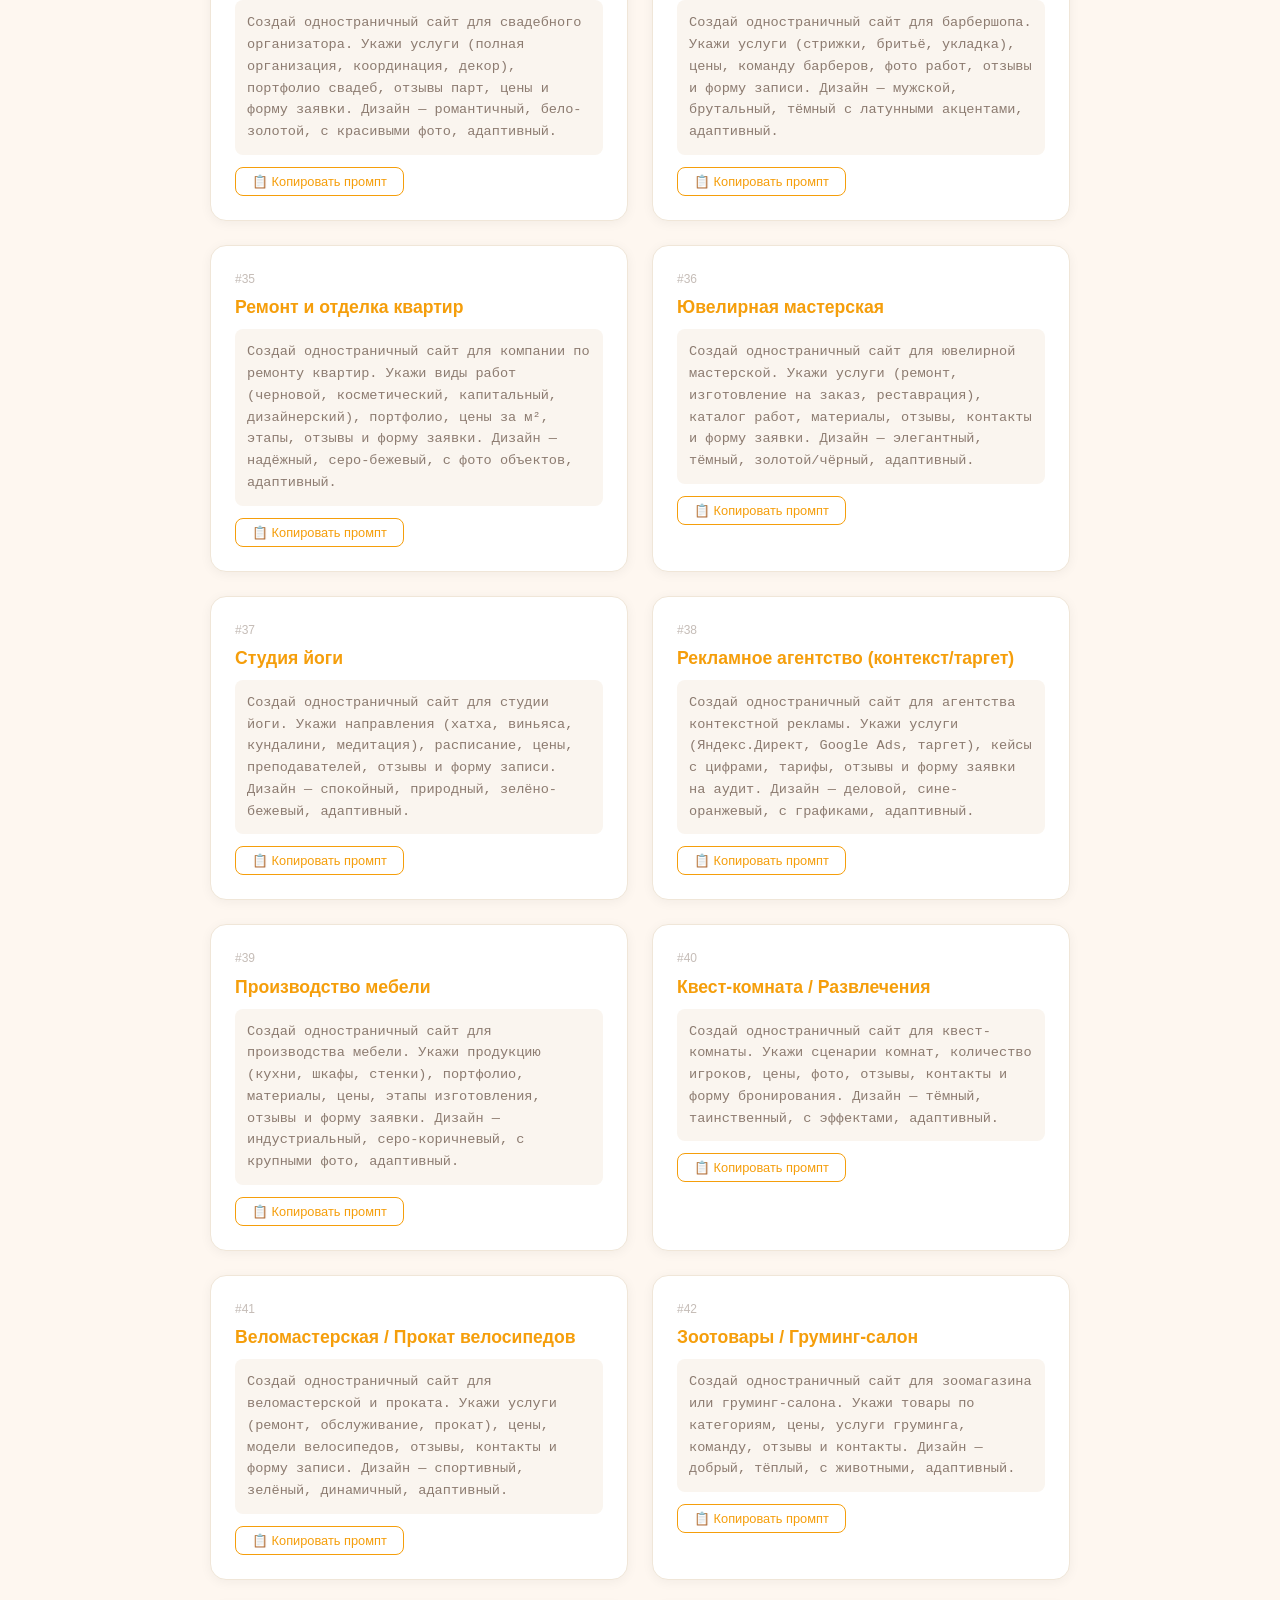
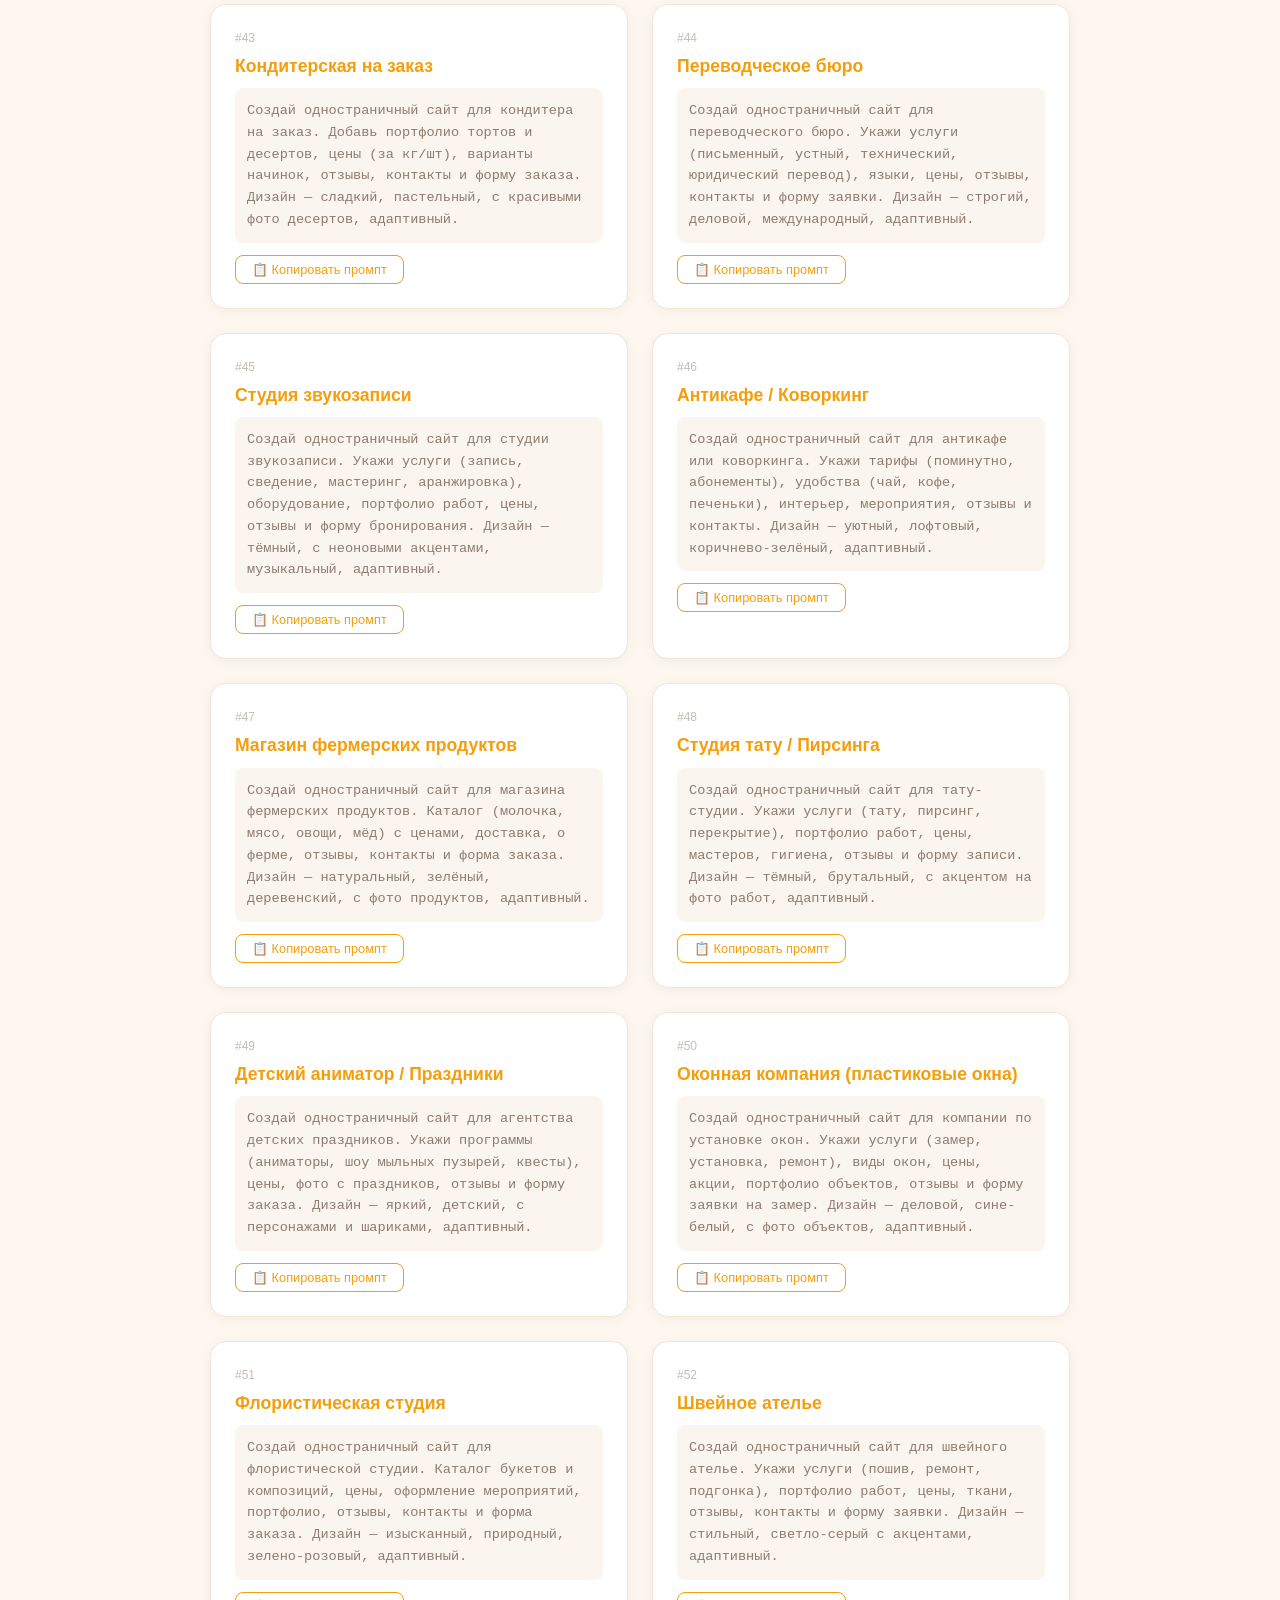
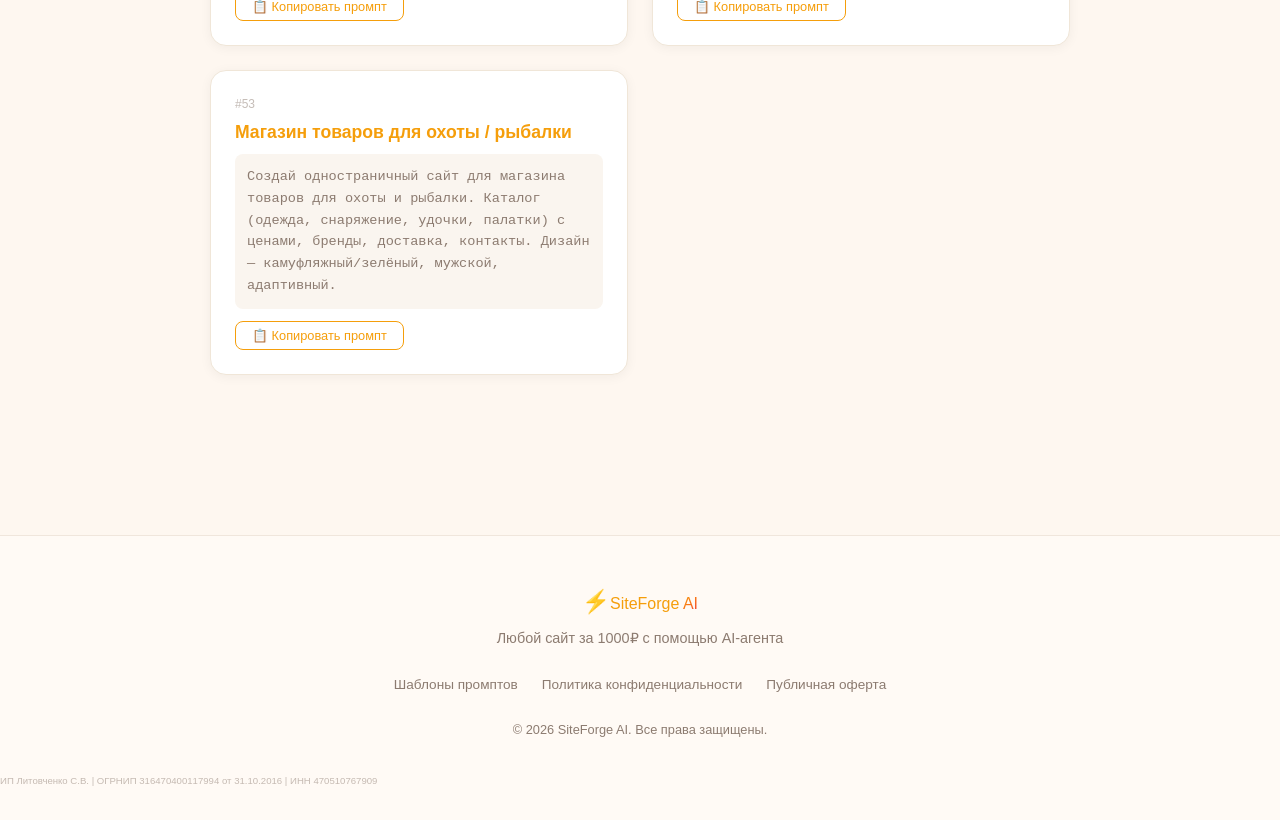
<file: templates.html>
<!DOCTYPE html>
<html lang="ru">
<head>
  <meta charset="UTF-8">
  <meta name="viewport" content="width=device-width, initial-scale=1.0">
  <title>50 шаблонов промптов — SiteForge AI</title>
  <link rel="stylesheet" href="css/styles.css">
  <style>
    .templates-hero { padding: 140px 20px 60px; text-align: center; background: linear-gradient(135deg, #faf3e8 0%, #f5e6d3 100%); }
    .templates-hero h1 { font-size: 2.4rem; color: var(--accent); margin-bottom: 16px; }
    .templates-hero p { font-size: 1.1rem; color: var(--text-muted); max-width: 600px; margin: 0 auto 8px; }
    .templates-grid { display: grid; grid-template-columns: 1fr; gap: 24px; max-width: 900px; margin: 0 auto; padding: 40px 20px 80px; }
    @media (min-width: 768px) { .templates-grid { grid-template-columns: 1fr 1fr; } }
    .template-card { background: #fff; border-radius: 16px; padding: 24px; box-shadow: 0 2px 12px rgba(0,0,0,0.05); border: 1px solid #f0e6d8; transition: transform 0.2s, box-shadow 0.2s; }
    .template-card:hover { transform: translateY(-2px); box-shadow: 0 6px 20px rgba(0,0,0,0.08); }
    .template-card .num { font-size: 0.75rem; color: var(--text-muted); opacity: 0.5; margin-bottom: 4px; }
    .template-card h3 { font-size: 1.1rem; color: var(--accent); margin-bottom: 8px; }
    .template-card .prompt { font-size: 0.85rem; color: var(--text-muted); line-height: 1.6; background: #faf5ef; padding: 12px; border-radius: 8px; margin-bottom: 12px; font-family: 'Courier New', monospace; white-space: pre-wrap; word-break: break-word; }
    .template-card .copy-btn { background: none; border: 1px solid var(--accent); color: var(--accent); padding: 6px 16px; border-radius: 8px; cursor: pointer; font-size: 0.8rem; transition: all 0.2s; font-family: inherit; }
    .template-card .copy-btn:hover { background: var(--accent); color: #fff; }
    .template-card .copy-btn.copied { background: #4caf50; border-color: #4caf50; color: #fff; }
    .back-link { display: inline-block; margin-top: 20px; color: var(--accent); text-decoration: none; font-weight: 500; }
    .back-link:hover { text-decoration: underline; }
    .search-bar { max-width: 500px; margin: 0 auto 30px; padding: 0 20px; }
    .search-bar input { width: 100%; padding: 12px 20px; border: 2px solid #e0d5c8; border-radius: 12px; font-size: 1rem; font-family: inherit; background: #fff; outline: none; transition: border-color 0.2s; }
    .search-bar input:focus { border-color: var(--accent); }
    .filter-tags { display: flex; flex-wrap: wrap; gap: 8px; justify-content: center; margin-bottom: 24px; padding: 0 20px; }
    .filter-tag { padding: 6px 14px; border-radius: 20px; border: 1px solid #e0d5c8; background: #fff; cursor: pointer; font-size: 0.8rem; color: var(--text-muted); transition: all 0.2s; font-family: inherit; }
    .filter-tag.active { background: var(--accent); color: #fff; border-color: var(--accent); }
  </style>
</head>
<body>

<nav class="navbar">
  <div class="nav-inner">
    <a href="/" class="nav-logo"><span class="logo-icon">⚡</span>SiteForge <span class="logo-accent">AI</span></a>
    <div class="nav-links">
      <a href="/#order">Заказать</a>
      <a href="/oferta.html">Оферта</a>
      <a href="templates.html" class="active">Шаблоны</a>
    </div>
  </div>
</nav>

<section class="templates-hero">
  <h1>50 шаблонов промптов для Gemini</h1>
  <p>Готовые описания для каждой сферы бизнеса. Скопируйте промпт, вставьте в Gemini — получите готовый сайт.</p>
  <p style="font-size:0.85rem;opacity:0.6;">Нажмите «Копировать» → откройте Gemini → вставьте промпт → скачайте результат</p>
  <div class="search-bar">
    <input type="text" id="searchInput" placeholder="Поиск по сфере...">
  </div>
</section>

<section>
  <div class="filter-tags" id="filterTags">
    <button class="filter-tag active" data-filter="all">Все</button>
    <button class="filter-tag" data-filter="service">Услуги</button>
    <button class="filter-tag" data-filter="food">Еда</button>
    <button class="filter-tag" data-filter="beauty">Красота</button>
    <button class="filter-tag" data-filter="shop">Магазины</button>
    <button class="filter-tag" data-filter="edu">Образование</button>
    <button class="filter-tag" data-filter="sport">Спорт</button>
    <button class="filter-tag" data-filter="tech">IT / Техно</button>
  </div>

  <div class="templates-grid" id="templatesGrid">
    <!-- templates generated by JS -->
  </div>
</section>

<footer class="footer">
  <div class="footer-inner">
    <div class="footer-brand">
      <a href="/" class="nav-logo"><span class="logo-icon">⚡</span>SiteForge <span class="logo-accent">AI</span></a>
      <p>Любой сайт за 1000₽ с помощью AI-агента</p>
    </div>
    <div class="footer-links">
      <a href="templates.html">Шаблоны промптов</a>
      <a href="privacy.html">Политика конфиденциальности</a>
      <a href="oferta.html">Публичная оферта</a>
    </div>
    <p class="footer-copy">© 2026 SiteForge AI. Все права защищены.</p>
    <p class="footer-ip">ИП Литовченко С.В. | ОГРНИП 316470400117994 от 31.10.2016 | ИНН 470510767909</p>
  </div>
</footer>

<script>
const TEMPLATES = [
  { sphere: "Кофейня/кофе-шоп", category: "food", prompt: "Создай одностраничный сайт для уютной кофейни. Укажи меню (капучино, латте, раф, круассаны), цены, адрес и часы работы. Добавь секцию «О нас», фотогалерею, контакты и форму заказа столика. Дизайн — тёплый, кофейные тона (коричневый, бежевый), современный, адаптивный." },
  { sphere: "Ресторан", category: "food", prompt: "Создай одностраничный сайт для ресторана. Добавь меню с разделами (закуски, горячее, десерты, напитки), цены, фотографии блюд, информацию о шеф-поваре, отзывы гостей, контакты и форму бронирования столика. Дизайн — премиальный, тёмные оттенки, адаптивный." },
  { sphere: "Стоматология", category: "service", prompt: "Создай одностраничный сайт для стоматологической клиники. Укажи услуги (лечение, имплантация, отбеливание, чистка), цены, фото клиники, дипломы врачей, отзывы пациентов, контакты и форму записи на приём. Дизайн — медицинский, чистый, бело-голубой, адаптивный." },
  { sphere: "Фитнес-клуб", category: "sport", prompt: "Создай одностраничный сайт для фитнес-клуба. Укажи виды тренировок (силовые, кардио, йога, пилатес), расписание, цены на абонементы, тренеров с фото, отзывы, контакты и форму записи на пробную тренировку. Дизайн — яркий, спортивный, энергичный, адаптивный." },
  { sphere: "Фотограф", category: "service", prompt: "Создай одностраничный сайт-портфолио для фотографа. Добавь галерею с работами (свадьбы, портреты, предметная съёмка), информацию о фотографе, прайс-лист, отзывы клиентов, контакты и форму заказа съёмки. Дизайн — минималистичный, чёрно-белый с акцентами, адаптивный." },
  { sphere: "Парикмахерская", category: "beauty", prompt: "Создай одностраничный сайт для парикмахерской. Укажи услуги (стрижки, окрашивание, укладки), цены, фото работ, команду мастеров, отзывы, контакты и форму записи онлайн. Дизайн — стильный, тёмно-золотой, с акцентом на фото, адаптивный." },
  { sphere: "Автосервис", category: "service", prompt: "Создай одностраничный сайт для автосервиса. Укажи услуги (ремонт двигателя, ходовой, кузовной ремонт, шиномонтаж), цены, марки автомобилей, с которыми работаете, отзывы клиентов, контакты и форму записи. Дизайн — мужской, тёмные тона, индустриальный, адаптивный." },
  { sphere: "Юридическая консультация", category: "service", prompt: "Создай одностраничный сайт для юридической компании. Укажи направления (гражданские, уголовные, семейные, корпоративные дела), услуги с ценами, информацию об адвокатах, кейсы, отзывы и форму записи на консультацию. Дизайн — строгий, деловой, сине-белый, адаптивный." },
  { sphere: "Бухгалтерские услуги", category: "service", prompt: "Создай одностраничный сайт для бухгалтерской компании. Укажи услуги (ведение учёта, отчётность, налоговое планирование), тарифы для ИП и ООО, информацию о команде, отзывы, контакты и форму заявки. Дизайн — деловой, зелёно-белый, доверительный, адаптивный." },
  { sphere: "Строительная компания", category: "service", prompt: "Создай одностраничный сайт для строительной компании. Укажи услуги (строительство домов, ремонт, отделка, ландшафт), портфолио объектов, этапы работы, отзывы, контакты и форму заявки на замер. Дизайн — надёжный, тёплые тона, с фото объектов, адаптивный." },
  { sphere: "Интернет-магазин одежды", category: "shop", prompt: "Создай одностраничный сайт интернет-магазина одежды. Добавь каталог с категориями (женское, мужское, аксессуары), карточки товаров с ценами, корзину, форму заказа, доставку и контакты. Дизайн — модный, минималистичный, светло-розовый/белый, адаптивный." },
  { sphere: "Школа английского языка", category: "edu", prompt: "Создай одностраничный сайт для школы английского языка. Укажи уровни обучения, форматы (групповые, индивидуальные, онлайн), цены, преподавателей с фото, отзывы учеников, контакты и форму записи на бесплатный урок. Дизайн — яркий, молодёжный, жёлто-синий, адаптивный." },
  { sphere: "Салон красоты", category: "beauty", prompt: "Создай одностраничный сайт для салона красоты. Укажи услуги (стрижки, маникюр, педикюр, косметология, массаж), цены, мастеров с портфолио, отзывы, акции и форму записи онлайн. Дизайн — женственный, розово-золотой, элегантный, адаптивный." },
  { sphere: "Ветеринарная клиника", category: "service", prompt: "Создай одностраничный сайт для ветеринарной клиники. Укажи услуги (приём, лечение, вакцинация, хирургия), цены, врачей с фото, отзывы владельцев, контакты и форму записи. Дизайн — добрый, зелёный, с изображениями животных, адаптивный." },
  { sphere: "Туристическое агентство", category: "service", prompt: "Создай одностраничный сайт для туристического агентства. Укажи направления, горящие туры, популярные страны, цены, отзывы туристов, контакты и форму заявки на подбор тура. Дизайн — морской, голубо-бирюзовый, с фотографиями курортов, адаптивный." },
  { sphere: "Мебель на заказ", category: "shop", prompt: "Создай одностраничный сайт для производства мебели на заказ. Укажи виды мебели (кухни, шкафы, гостиные), портфолио работ, материалы, цены, этапы заказа, отзывы и форму заявки на замер. Дизайн — тёплый, деревянные тона, уютный, адаптивный." },
  { sphere: "Доставка еды", category: "food", prompt: "Создай одностраничный сайт для службы доставки еды. Добавь меню с категориями, цены, зону доставки, время, форму заказа с адресом, контакты и отзывы. Дизайн — аппетитный, яркий, красно-жёлтый, с фото блюд, адаптивный." },
  { sphere: "Клининговая компания", category: "service", prompt: "Создай одностраничный сайт для клининговой компании. Укажи услуги (уборка квартир, офисов, коттеджей, химчистка), цены, тарифы, отзывы, контакты и форму заказа. Дизайн — чистый, бело-голубой, с иконками, адаптивный." },
  { sphere: "IT-аутсорсинг / Веб-студия", category: "tech", prompt: "Создай одностраничный сайт для IT-компании / веб-студии. Укажи услуги (разработка сайтов, приложений, поддержка), портфолио проектов, технологии, кейсы, отзывы, контакты и форму заявки. Дизайн — современный, тёмная тема, с анимациями, адаптивный." },
  { sphere: "Архитектор / Дизайнер интерьеров", category: "service", prompt: "Создай одностраничный сайт-портфолио для архитектора или дизайнера интерьеров. Добавь проекты с фото, услуги (дизайн-проект, визуализация, авторский надзор), цены, контакты и форму заявки. Дизайн — минималистичный, светлый, с акцентом на фото, адаптивный." },
  { sphere: "SMM-агентство", category: "service", prompt: "Создай одностраничный сайт для SMM-агентства. Укажи услуги (ведение соцсетей, таргет, контент), кейсы, цены, отзывы, команду и форму заявки. Дизайн — яркий, соцсеточный, с градиентами, адаптивный." },
  { sphere: "Пекарня / Кондитерская", category: "food", prompt: "Создай одностраничный сайт для пекарни-кондитерской. Добавь каталог выпечки (хлеб, пирожные, торты на заказ), цены, фото, адрес, часы работы, отзывы и форму заказа. Дизайн — тёплый, карамельный, аппетитный, адаптивный." },
  { sphere: "Детский сад / Развивающий центр", category: "edu", prompt: "Создай одностраничный сайт для детского сада или развивающего центра. Укажи программы, возрастные группы, цены, воспитателей с фото, расписание, отзывы родителей, контакты и форму записи. Дизайн — яркий, детский, с персонажами, адаптивный." },
  { sphere: "Медицинский центр", category: "service", prompt: "Создай одностраничный сайт для многопрофильного медицинского центра. Укажи направления (терапия, диагностика, УЗИ, анализы), врачей с фото, цены, отзывы, контакты и форму записи. Дизайн — медицинский, бело-зелёный, чистый, адаптивный." },
  { sphere: "Риелтор / Недвижимость", category: "service", prompt: "Создай одностраничный сайт для агента по недвижимости. Добавь каталог объектов (квартиры, дома, коммерция), с ценами и фото, услуги, отзывы клиентов, контакты и форму подбора. Дизайн — деловой, сине-белый, с крупными фото объектов, адаптивный." },
  { sphere: "Event-агентство", category: "service", prompt: "Создай одностраничный сайт для event-агентства. Укажи услуги (свадьбы, корпоративы, дни рождения, концерты), портфолио с фото, этапы организации, отзывы, контакты и форму заявки. Дизайн — праздничный, золотой/бордовый, с яркими фото, адаптивный." },
  { sphere: "Такси / Транспортная компания", category: "service", prompt: "Создай одностраничный сайт для службы такси или транспортной компании. Укажи тарифы, направления, автопарк с фото, отзывы, контакты и форму заказа. Дизайн — строгий, жёлто-чёрный, информативный, адаптивный." },
  { sphere: "Магазин цветов", category: "shop", prompt: "Создай одностраничный сайт для магазина цветов. Добавь каталог букетов с ценами и фото, категории (свадебные, сезонные, авторские), доставку, контакты и форму заказа. Дизайн — нежный, пастельный, зелено-розовый, адаптивный." },
  { sphere: "Химчистка / Прачечная", category: "service", prompt: "Создай одностраничный сайт для химчистки. Укажи услуги (чистка одежды, ковров, мягкой мебели), цены, сроки, отзывы, контакты и форму заказа с выездом. Дизайн — чистый, бело-синий, с иконками, адаптивный." },
  { sphere: "Репетитор / Образовательный центр", category: "edu", prompt: "Создай одностраничный сайт для репетитора или образовательного центра. Укажи предметы, цены, формат занятий (очно/онлайн), достижения учеников, отзывы, контакты и форму записи. Дизайн — спокойный, сине-белый, доверительный, адаптивный." },
  { sphere: "Спортивная школа / Секция", category: "sport", prompt: "Создай одностраничный сайт для спортивной школы или секции. Укажи виды спорта, расписание, цены, тренеров с фото, достижения, отзывы и форму записи. Дизайн — динамичный, яркий, с фото тренировок, адаптивный." },
  { sphere: "Массажный салон", category: "beauty", prompt: "Создай одностраничный сайт для массажного салона. Укажи виды массажа (классический, антицеллюлитный, спортивный, стоун-терапия), цены, массажистов, отзывы, акции и форму записи. Дизайн — расслабляющий, зелёный/бежевый, спа-стиль, адаптивный." },
  { sphere: "Свадебный организатор", category: "service", prompt: "Создай одностраничный сайт для свадебного организатора. Укажи услуги (полная организация, координация, декор), портфолио свадеб, отзывы парт, цены и форму заявки. Дизайн — романтичный, бело-золотой, с красивыми фото, адаптивный." },
  { sphere: "Барбершоп", category: "beauty", prompt: "Создай одностраничный сайт для барбершопа. Укажи услуги (стрижки, бритьё, укладка), цены, команду барберов, фото работ, отзывы и форму записи. Дизайн — мужской, брутальный, тёмный с латунными акцентами, адаптивный." },
  { sphere: "Ремонт и отделка квартир", category: "service", prompt: "Создай одностраничный сайт для компании по ремонту квартир. Укажи виды работ (черновой, косметический, капитальный, дизайнерский), портфолио, цены за м², этапы, отзывы и форму заявки. Дизайн — надёжный, серо-бежевый, с фото объектов, адаптивный." },
  { sphere: "Ювелирная мастерская", category: "service", prompt: "Создай одностраничный сайт для ювелирной мастерской. Укажи услуги (ремонт, изготовление на заказ, реставрация), каталог работ, материалы, отзывы, контакты и форму заявки. Дизайн — элегантный, тёмный, золотой/чёрный, адаптивный." },
  { sphere: "Студия йоги", category: "sport", prompt: "Создай одностраничный сайт для студии йоги. Укажи направления (хатха, виньяса, кундалини, медитация), расписание, цены, преподавателей, отзывы и форму записи. Дизайн — спокойный, природный, зелёно-бежевый, адаптивный." },
  { sphere: "Рекламное агентство (контекст/таргет)", category: "tech", prompt: "Создай одностраничный сайт для агентства контекстной рекламы. Укажи услуги (Яндекс.Директ, Google Ads, таргет), кейсы с цифрами, тарифы, отзывы и форму заявки на аудит. Дизайн — деловой, сине-оранжевый, с графиками, адаптивный." },
  { sphere: "Производство мебели", category: "shop", prompt: "Создай одностраничный сайт для производства мебели. Укажи продукцию (кухни, шкафы, стенки), портфолио, материалы, цены, этапы изготовления, отзывы и форму заявки. Дизайн — индустриальный, серо-коричневый, с крупными фото, адаптивный." },
  { sphere: "Квест-комната / Развлечения", category: "service", prompt: "Создай одностраничный сайт для квест-комнаты. Укажи сценарии комнат, количество игроков, цены, фото, отзывы, контакты и форму бронирования. Дизайн — тёмный, таинственный, с эффектами, адаптивный." },
  { sphere: "Веломастерская / Прокат велосипедов", category: "sport", prompt: "Создай одностраничный сайт для веломастерской и проката. Укажи услуги (ремонт, обслуживание, прокат), цены, модели велосипедов, отзывы, контакты и форму записи. Дизайн — спортивный, зелёный, динамичный, адаптивный." },
  { sphere: "Зоотовары / Груминг-салон", category: "shop", prompt: "Создай одностраничный сайт для зоомагазина или груминг-салона. Укажи товары по категориям, цены, услуги груминга, команду, отзывы и контакты. Дизайн — добрый, тёплый, с животными, адаптивный." },
  { sphere: "Кондитерская на заказ", category: "food", prompt: "Создай одностраничный сайт для кондитера на заказ. Добавь портфолио тортов и десертов, цены (за кг/шт), варианты начинок, отзывы, контакты и форму заказа. Дизайн — сладкий, пастельный, с красивыми фото десертов, адаптивный." },
  { sphere: "Переводческое бюро", category: "service", prompt: "Создай одностраничный сайт для переводческого бюро. Укажи услуги (письменный, устный, технический, юридический перевод), языки, цены, отзывы, контакты и форму заявки. Дизайн — строгий, деловой, международный, адаптивный." },
  { sphere: "Студия звукозаписи", category: "tech", prompt: "Создай одностраничный сайт для студии звукозаписи. Укажи услуги (запись, сведение, мастеринг, аранжировка), оборудование, портфолио работ, цены, отзывы и форму бронирования. Дизайн — тёмный, с неоновыми акцентами, музыкальный, адаптивный." },
  { sphere: "Антикафе / Коворкинг", category: "service", prompt: "Создай одностраничный сайт для антикафе или коворкинга. Укажи тарифы (поминутно, абонементы), удобства (чай, кофе, печеньки), интерьер, мероприятия, отзывы и контакты. Дизайн — уютный, лофтовый, коричнево-зелёный, адаптивный." },
  { sphere: "Магазин фермерских продуктов", category: "food", prompt: "Создай одностраничный сайт для магазина фермерских продуктов. Каталог (молочка, мясо, овощи, мёд) с ценами, доставка, о ферме, отзывы, контакты и форма заказа. Дизайн — натуральный, зелёный, деревенский, с фото продуктов, адаптивный." },
  { sphere: "Студия тату / Пирсинга", category: "beauty", prompt: "Создай одностраничный сайт для тату-студии. Укажи услуги (тату, пирсинг, перекрытие), портфолио работ, цены, мастеров, гигиена, отзывы и форму записи. Дизайн — тёмный, брутальный, с акцентом на фото работ, адаптивный." },
  { sphere: "Детский аниматор / Праздники", category: "edu", prompt: "Создай одностраничный сайт для агентства детских праздников. Укажи программы (аниматоры, шоу мыльных пузырей, квесты), цены, фото с праздников, отзывы и форму заказа. Дизайн — яркий, детский, с персонажами и шариками, адаптивный." },
  { sphere: "Оконная компания (пластиковые окна)", category: "service", prompt: "Создай одностраничный сайт для компании по установке окон. Укажи услуги (замер, установка, ремонт), виды окон, цены, акции, портфолио объектов, отзывы и форму заявки на замер. Дизайн — деловой, сине-белый, с фото объектов, адаптивный." },
  { sphere: "Флористическая студия", category: "shop", prompt: "Создай одностраничный сайт для флористической студии. Каталог букетов и композиций, цены, оформление мероприятий, портфолио, отзывы, контакты и форма заказа. Дизайн — изысканный, природный, зелено-розовый, адаптивный." },
  { sphere: "Швейное ателье", category: "service", prompt: "Создай одностраничный сайт для швейного ателье. Укажи услуги (пошив, ремонт, подгонка), портфолио работ, цены, ткани, отзывы, контакты и форму заявки. Дизайн — стильный, светло-серый с акцентами, адаптивный." },
  { sphere: "Магазин товаров для охоты / рыбалки", category: "shop", prompt: "Создай одностраничный сайт для магазина товаров для охоты и рыбалки. Каталог (одежда, снаряжение, удочки, палатки) с ценами, бренды, доставка, контакты. Дизайн — камуфляжный/зелёный, мужской, адаптивный." }
];

const grid = document.getElementById('templatesGrid');
const searchInput = document.getElementById('searchInput');
let currentFilter = 'all';

function renderTemplates() {
  const q = searchInput.value.toLowerCase();
  const filtered = TEMPLATES.filter((t, i) => {
    const matchFilter = currentFilter === 'all' || t.category === currentFilter;
    const matchSearch = !q || t.sphere.toLowerCase().includes(q);
    return matchFilter && matchSearch;
  });
  grid.innerHTML = filtered.map((t, i) => `
    <div class="template-card">
      <div class="num">#${TEMPLATES.indexOf(t) + 1}</div>
      <h3>${t.sphere}</h3>
      <div class="prompt">${t.prompt}</div>
      <button class="copy-btn" onclick="copyPrompt(this, \`${t.prompt.replace(/\`/g, '\\`')}\`)">📋 Копировать промпт</button>
    </div>
  `).join('');
}

function copyPrompt(btn, text) {
  navigator.clipboard.writeText(text).then(() => {
    btn.textContent = '✅ Скопировано!';
    btn.classList.add('copied');
    setTimeout(() => { btn.textContent = '📋 Копировать промпт'; btn.classList.remove('copied'); }, 2000);
  }).catch(() => {
    const ta = document.createElement('textarea');
    ta.value = text;
    document.body.appendChild(ta);
    ta.select();
    document.execCommand('copy');
    document.body.removeChild(ta);
    btn.textContent = '✅ Скопировано!';
  });
}

searchInput.addEventListener('input', renderTemplates);

document.getElementById('filterTags').addEventListener('click', e => {
  if (e.target.classList.contains('filter-tag')) {
    document.querySelectorAll('.filter-tag').forEach(t => t.classList.remove('active'));
    e.target.classList.add('active');
    currentFilter = e.target.dataset.filter;
    renderTemplates();
  }
});

renderTemplates();
</script>
</body>
</html>
</file>
<file: css/styles.css>
*, *::before, *::after {
  box-sizing: border-box;
  margin: 0;
  padding: 0;
}

:root {
  --bg: #fef7f0;
  --bg-card: #fff8f0;
  --bg-elevated: #ffffff;
  --text: #2d1f14;
  --text-muted: #8c7b70;
  --accent: #f59e0b;
  --accent-dark: #d97706;
  --accent-glow: rgba(245, 158, 11, 0.3);
  --accent-warm: #f97316;
  --gradient: linear-gradient(135deg, #f59e0b 0%, #f97316 50%, #ef4444 100%);
  --gradient-subtle: linear-gradient(135deg, #fef3c7 0%, #ffedd5 50%, #fecaca 100%);
  --border: #f0e6dc;
  --radius: 12px;
  --radius-lg: 20px;
  --font: 'Inter', -apple-system, BlinkMacSystemFont, sans-serif;
  --header-h: 72px;
  --urgency-h: 40px;
  --shadow: 0 2px 20px rgba(0,0,0,0.06);
  --shadow-lg: 0 8px 40px rgba(0,0,0,0.08);
}

html { scroll-behavior: smooth; }

body {
  font-family: var(--font);
  background: var(--bg);
  color: var(--text);
  line-height: 1.6;
  overflow-x: hidden;
  padding-top: calc(var(--urgency-h) + var(--header-h));
}

#particles-canvas {
  position: fixed;
  inset: 0;
  z-index: 0;
  pointer-events: none;
}

.container {
  max-width: 1140px;
  margin: 0 auto;
  padding: 0 20px;
  position: relative;
  z-index: 1;
}

a { color: var(--accent); text-decoration: none; }
img { max-width: 100%; }

/* ===== Scroll Reveal ===== */
.reveal {
  opacity: 0;
  transform: translateY(30px);
  transition: opacity 0.7s ease, transform 0.7s ease;
}
.reveal.visible {
  opacity: 1;
  transform: translateY(0);
}
.reveal-left {
  opacity: 0;
  transform: translateX(-60px);
  transition: opacity 0.7s ease, transform 0.7s ease;
}
.reveal-left.visible {
  opacity: 1;
  transform: translateX(0);
}
.reveal-right {
  opacity: 0;
  transform: translateX(60px);
  transition: opacity 0.7s ease, transform 0.7s ease;
}
.reveal-right.visible {
  opacity: 1;
  transform: translateX(0);
}
.reveal-scale {
  opacity: 0;
  transform: scale(0.9);
  transition: opacity 0.7s ease, transform 0.7s ease;
}
.reveal-scale.visible {
  opacity: 1;
  transform: scale(1);
}

/* ===== Urgency Bar ===== */
.urgency-bar {
  position: fixed;
  top: 0; left: 0; right: 0;
  z-index: 1001;
  height: var(--urgency-h);
  background: var(--gradient);
  display: flex;
  align-items: center;
  justify-content: center;
  gap: 16px;
  font-size: 0.85rem;
  font-weight: 500;
  padding: 0 16px;
  text-align: center;
  color: #fff;
}

.urgency-pulse {
  width: 8px; height: 8px;
  background: #fff;
  border-radius: 50%;
  animation: pulse 1.5s infinite;
}

@keyframes pulse {
  0%, 100% { opacity: 1; transform: scale(1); }
  50% { opacity: 0.5; transform: scale(1.3); }
}

.countdown {
  font-family: monospace;
  font-weight: 700;
  background: rgba(0,0,0,0.2);
  padding: 2px 10px;
  border-radius: 6px;
  font-size: 0.9rem;
}

/* ===== Sticky CTA ===== */
.sticky-cta {
  position: fixed;
  bottom: -80px;
  left: 0; right: 0;
  z-index: 999;
  background: #fff;
  border-top: 1px solid var(--border);
  padding: 12px 20px;
  transition: bottom 0.3s ease;
  box-shadow: 0 -4px 30px rgba(0,0,0,0.08);
}
.sticky-cta.visible { bottom: 0; }
.sticky-cta-inner {
  max-width: 1140px;
  margin: 0 auto;
  display: flex;
  align-items: center;
  justify-content: space-between;
  gap: 16px;
}
.sticky-cta span { font-weight: 600; }

/* ===== Running Line ===== */
.running-line-wrap {
  background: var(--gradient-subtle);
  border-top: 1px solid var(--border);
  border-bottom: 1px solid var(--border);
  overflow: hidden;
  padding: 12px 0;
  position: relative;
  z-index: 1;
}
.running-line {
  display: flex;
  gap: 60px;
  animation: scrollLine 30s linear infinite;
  white-space: nowrap;
  width: max-content;
}
.running-line span {
  display: inline-flex;
  align-items: center;
  gap: 8px;
  font-size: 0.9rem;
  font-weight: 500;
  color: var(--text-muted);
}
.running-line span strong {
  color: var(--accent-dark);
  font-weight: 700;
}

@keyframes scrollLine {
  0% { transform: translateX(0); }
  100% { transform: translateX(-50%); }
}

/* ===== Header ===== */
.header {
  position: fixed;
  top: var(--urgency-h);
  left: 0; right: 0;
  z-index: 1000;
  background: rgba(255,255,255,0.9);
  backdrop-filter: blur(12px);
  border-bottom: 1px solid var(--border);
  height: var(--header-h);
}
.header-inner {
  display: flex;
  align-items: center;
  justify-content: space-between;
  height: 100%;
}
.logo {
  display: flex;
  align-items: center;
  gap: 6px;
  font-size: 1.25rem;
  font-weight: 800;
  color: var(--text);
}
.logo-icon { font-size: 1.4rem; }
.logo-accent {
  background: var(--gradient);
  -webkit-background-clip: text;
  -webkit-text-fill-color: transparent;
  background-clip: text;
}
.nav { display: flex; gap: 28px; }
.nav a {
  color: var(--text-muted);
  font-size: 0.9rem;
  font-weight: 500;
  transition: color 0.2s;
}
.nav a:hover { color: var(--text); }
.burger {
  display: none;
  flex-direction: column;
  gap: 5px;
  background: none;
  border: none;
  cursor: pointer;
  padding: 4px;
}
.burger span {
  display: block;
  width: 24px; height: 2px;
  background: var(--text);
  transition: 0.3s;
}
.mobile-nav {
  display: none;
  flex-direction: column;
  gap: 16px;
  padding: 20px;
  background: #fff;
  border-bottom: 1px solid var(--border);
}
.mobile-nav.open { display: flex; }
.mobile-nav a {
  color: var(--text-muted);
  font-weight: 500;
  padding: 8px 0;
}

/* ===== Buttons ===== */
.btn {
  display: inline-flex;
  align-items: center;
  justify-content: center;
  gap: 8px;
  padding: 12px 28px;
  border-radius: var(--radius);
  font-weight: 700;
  font-size: 0.95rem;
  border: none;
  cursor: pointer;
  transition: transform 0.2s, box-shadow 0.2s;
  text-transform: uppercase;
  letter-spacing: 0.03em;
}
.btn:hover { transform: translateY(-2px); }
.btn-primary {
  background: var(--gradient);
  color: #fff;
  box-shadow: 0 4px 20px var(--accent-glow);
  position: relative;
  overflow: hidden;
}
.btn-primary::before {
  content: '';
  position: absolute;
  inset: 0;
  background: linear-gradient(135deg, transparent 30%, rgba(255,255,255,0.15) 50%, transparent 70%);
  animation: shimmer 3s infinite;
}
@keyframes shimmer {
  0% { transform: translateX(-100%); }
  100% { transform: translateX(100%); }
}
.btn-primary:hover {
  box-shadow: 0 6px 30px var(--accent-glow);
}
.btn-glow {
  animation: glow 2s ease-in-out infinite alternate;
}
@keyframes glow {
  from { box-shadow: 0 4px 20px var(--accent-glow); }
  to { box-shadow: 0 4px 40px rgba(249, 115, 22, 0.4); }
}
.btn-lg { padding: 16px 36px; font-size: 1rem; }
.btn-sm { padding: 8px 20px; font-size: 0.8rem; }
.btn-block { width: 100%; }
.btn-header { font-size: 0.85rem; padding: 10px 20px; }
.btn-outline {
  background: transparent;
  color: var(--accent-dark);
  border: 2px solid var(--accent);
}
.btn-outline:hover {
  background: var(--accent);
  color: #fff;
}

/* ===== Hero ===== */
.hero {
  position: relative;
  padding: 80px 0 100px;
  overflow: hidden;
  z-index: 1;
}
.hero-bg {
  position: absolute;
  inset: 0;
  background:
    radial-gradient(ellipse 80% 60% at 50% 0%, rgba(245, 158, 11, 0.08) 0%, transparent 60%),
    radial-gradient(ellipse 50% 40% at 80% 50%, rgba(249, 115, 22, 0.06) 0%, transparent 50%);
  pointer-events: none;
}
.hero-content {
  position: relative;
  text-align: center;
  max-width: 800px;
}
.hero-badge {
  display: inline-flex;
  align-items: center;
  gap: 8px;
  background: #fff;
  border: 1px solid var(--border);
  padding: 8px 16px;
  border-radius: 100px;
  font-size: 0.85rem;
  color: var(--text-muted);
  margin-bottom: 28px;
  box-shadow: var(--shadow);
}
.badge-dot {
  width: 8px; height: 8px;
  background: #22c55e;
  border-radius: 50%;
  animation: pulse 2s infinite;
}
.hero h1 {
  font-size: clamp(2.2rem, 5vw, 3.5rem);
  font-weight: 900;
  line-height: 1.15;
  margin-bottom: 20px;
  letter-spacing: -0.02em;
}
.gradient-text {
  background: var(--gradient);
  -webkit-background-clip: text;
  -webkit-text-fill-color: transparent;
  background-clip: text;
}
.highlight { color: var(--accent-warm); }
.hero-sub {
  font-size: 1.15rem;
  color: var(--text-muted);
  max-width: 600px;
  margin: 0 auto 36px;
}
.hero-stats {
  display: flex;
  justify-content: center;
  gap: 48px;
  margin-bottom: 40px;
}
.stat {
  display: flex;
  flex-direction: column;
}
.stat-num {
  font-size: 2rem;
  font-weight: 800;
  background: var(--gradient);
  -webkit-background-clip: text;
  -webkit-text-fill-color: transparent;
  background-clip: text;
}
.stat-label { font-size: 0.85rem; color: var(--text-muted); }
.hero-cta { margin-bottom: 32px; }
.hero-guarantee { margin-top: 12px; font-size: 0.85rem; color: var(--text-muted); }
.hero-price-anchor {
  display: inline-flex;
  align-items: center;
  gap: 16px;
  background: #fff;
  border: 1px solid var(--border);
  padding: 12px 24px;
  border-radius: var(--radius);
  flex-wrap: wrap;
  justify-content: center;
  box-shadow: var(--shadow);
}
.old-price { color: var(--text-muted); font-size: 0.95rem; }
.new-price { font-size: 1.1rem; }
.new-price strong { color: #dc2626; font-size: 1.3rem; }
.discount-badge {
  background: #dc2626;
  color: #fff;
  padding: 4px 10px;
  border-radius: 6px;
  font-size: 0.8rem;
  font-weight: 700;
}

/* ===== Sections ===== */
section { padding: 80px 0; position: relative; z-index: 1; }
.section-title {
  font-size: clamp(1.8rem, 3vw, 2.4rem);
  font-weight: 800;
  text-align: center;
  margin-bottom: 12px;
  letter-spacing: -0.02em;
}
.section-sub {
  text-align: center;
  color: var(--text-muted);
  margin-bottom: 48px;
  font-size: 1.05rem;
}

/* ===== Pain ===== */
.pain { background: #fffaf5; }
.pain-grid {
  display: grid;
  grid-template-columns: repeat(auto-fit, minmax(260px, 1fr));
  gap: 24px;
}
.pain-card {
  background: #fff;
  border: 1px solid var(--border);
  border-radius: var(--radius-lg);
  padding: 28px;
  transition: transform 0.2s, box-shadow 0.2s;
  box-shadow: var(--shadow);
}
.pain-card:hover {
  transform: translateY(-4px);
  box-shadow: var(--shadow-lg);
}
.pain-card-accent {
  border-color: var(--accent);
  background: linear-gradient(135deg, rgba(245,158,11,0.06), rgba(249,115,22,0.03));
}
.pain-icon { font-size: 2rem; display: block; margin-bottom: 16px; }
.pain-card h3 { font-size: 1.1rem; margin-bottom: 10px; }
.pain-card p { color: var(--text-muted); font-size: 0.95rem; }

/* ===== How ===== */
.steps { max-width: 700px; margin: 0 auto; }
.step {
  display: flex;
  gap: 24px;
  align-items: flex-start;
}
.step-num {
  flex-shrink: 0;
  width: 56px; height: 56px;
  display: flex;
  align-items: center;
  justify-content: center;
  background: var(--gradient);
  border-radius: 50%;
  font-weight: 800;
  font-size: 1.1rem;
  color: #fff;
}
.step-content h3 { font-size: 1.2rem; margin-bottom: 8px; }
.step-content p { color: var(--text-muted); }
.step-connector {
  width: 2px;
  height: 40px;
  background: var(--border);
  margin-left: 27px;
}
.how-cta { text-align: center; margin-top: 48px; }

/* ===== Compare ===== */
.compare { background: #fffaf5; }
.compare-table-wrap {
  overflow-x: auto;
  border-radius: var(--radius-lg);
  border: 1px solid var(--border);
  background: #fff;
  box-shadow: var(--shadow);
}
.compare-table { width: 100%; border-collapse: collapse; min-width: 500px; }
.compare-table th, .compare-table td {
  padding: 16px 20px;
  text-align: center;
  border-bottom: 1px solid var(--border);
}
.compare-table th {
  background: #fef7f0;
  font-weight: 700;
  font-size: 0.95rem;
}
.compare-table td:first-child {
  text-align: left;
  font-weight: 500;
  color: var(--text-muted);
}
.compare-table tbody tr:last-child td { border-bottom: none; }
.col-us { background: rgba(245,158,11,0.06); color: var(--accent-dark); font-weight: 600; }

/* ===== Pricing ===== */
.pricing-card {
  max-width: 480px;
  margin: 0 auto;
  background: #fff;
  border: 2px solid var(--accent);
  border-radius: var(--radius-lg);
  padding: 40px 32px;
  position: relative;
  text-align: center;
  box-shadow: 0 8px 40px rgba(245,158,11,0.15);
}
.pricing-ribbon {
  position: absolute;
  top: -1px; right: 24px;
  background: #dc2626;
  color: #fff;
  padding: 6px 16px;
  font-size: 0.75rem;
  font-weight: 800;
  border-radius: 0 0 8px 8px;
  letter-spacing: 0.05em;
}
.pricing-header h3 { font-size: 1.4rem; margin-bottom: 6px; }
.pricing-header p { color: var(--text-muted); font-size: 0.9rem; margin-bottom: 24px; }
.pricing-price { margin-bottom: 28px; }
.pricing-old {
  display: block;
  color: var(--text-muted);
  font-size: 1.1rem;
  margin-bottom: 4px;
}
.pricing-current {
  font-size: 4rem;
  font-weight: 900;
  background: var(--gradient);
  -webkit-background-clip: text;
  -webkit-text-fill-color: transparent;
  background-clip: text;
  line-height: 1;
}
.pricing-current span { font-size: 2rem; }
.pricing-period { display: block; color: var(--text-muted); font-size: 0.9rem; margin-top: 4px; }
.pricing-features {
  list-style: none;
  text-align: left;
  margin-bottom: 28px;
}
.pricing-features li {
  padding: 8px 0;
  border-bottom: 1px solid var(--border);
  font-size: 0.95rem;
}
.pricing-features li:last-child { border-bottom: none; }
.pricing-urgency {
  background: rgba(245,158,11,0.08);
  border: 1px solid rgba(245,158,11,0.2);
  border-radius: var(--radius);
  padding: 16px;
  margin-bottom: 24px;
}
.countdown-label { font-size: 0.85rem; color: var(--text-muted); }
.countdown-big {
  font-family: monospace;
  font-size: 2rem;
  font-weight: 800;
  color: #dc2626;
  margin: 8px 0;
}
.slots-text { font-size: 0.85rem; color: var(--text-muted); }
.pricing-note { margin-top: 12px; font-size: 0.8rem; color: var(--text-muted); }

/* ===== Reviews ===== */
.reviews-grid {
  display: grid;
  grid-template-columns: repeat(auto-fit, minmax(300px, 1fr));
  gap: 24px;
  margin-bottom: 32px;
}
.review-card {
  background: #fff;
  border: 1px solid var(--border);
  border-radius: var(--radius-lg);
  padding: 28px;
  box-shadow: var(--shadow);
  transition: transform 0.2s, box-shadow 0.2s;
}
.review-card:hover {
  transform: translateY(-4px);
  box-shadow: var(--shadow-lg);
}
.review-stars { color: #f59e0b; font-size: 1.1rem; margin-bottom: 12px; }
.review-card p {
  color: var(--text-muted);
  font-style: italic;
  margin-bottom: 20px;
  line-height: 1.7;
}
.review-author {
  display: flex;
  align-items: center;
  gap: 12px;
}
.review-avatar {
  width: 44px; height: 44px;
  background: var(--gradient);
  border-radius: 50%;
  display: flex;
  align-items: center;
  justify-content: center;
  font-weight: 700;
  font-size: 0.85rem;
  color: #fff;
}
.review-author strong { display: block; font-size: 0.95rem; }
.review-author span { font-size: 0.8rem; color: var(--text-muted); }
.reviews-counter { text-align: center; color: var(--text-muted); font-size: 0.95rem; }
.reviews-counter span { color: var(--text); font-weight: 700; }

/* ===== FAQ ===== */
.faq { background: #fffaf5; }
.faq-list { max-width: 700px; margin: 0 auto; }
.faq-item {
  background: #fff;
  border: 1px solid var(--border);
  border-radius: var(--radius);
  margin-bottom: 12px;
  overflow: hidden;
  box-shadow: var(--shadow);
}
.faq-item summary {
  padding: 20px 24px;
  font-weight: 600;
  cursor: pointer;
  list-style: none;
  display: flex;
  justify-content: space-between;
  align-items: center;
}
.faq-item summary::after {
  content: '+';
  font-size: 1.4rem;
  color: var(--accent);
  transition: transform 0.2s;
}
.faq-item[open] summary::after { transform: rotate(45deg); }
.faq-item p { padding: 0 24px 20px; color: var(--text-muted); font-size: 0.95rem; }

/* ===== Order ===== */
.order-wrap {
  display: grid;
  grid-template-columns: 1fr 1fr;
  gap: 48px;
  align-items: start;
}
.order-info h2 { font-size: 2rem; font-weight: 800; margin-bottom: 16px; }
.order-info > p { color: var(--text-muted); margin-bottom: 24px; }
.order-benefits { list-style: none; margin-bottom: 32px; }
.order-benefits li { padding: 10px 0; font-weight: 500; }
.order-slots {
  background: #fff;
  border: 1px solid var(--border);
  border-radius: var(--radius);
  padding: 16px;
  box-shadow: var(--shadow);
}
.slots-bar { height: 8px; background: #f0e6dc; border-radius: 4px; overflow: hidden; margin-bottom: 8px; }
.slots-fill {
  height: 100%;
  background: var(--gradient);
  border-radius: 4px;
  transition: width 0.5s;
}
.order-slots span { font-size: 0.85rem; color: var(--text-muted); }
.order-form {
  background: #fff;
  border: 1px solid var(--border);
  border-radius: var(--radius-lg);
  padding: 32px;
  box-shadow: var(--shadow-lg);
}
.form-group { margin-bottom: 20px; }
.form-group label { display: block; font-weight: 600; font-size: 0.9rem; margin-bottom: 8px; }
.form-group input, .form-group textarea {
  width: 100%;
  padding: 14px 16px;
  background: #fef7f0;
  border: 1px solid var(--border);
  border-radius: var(--radius);
  color: var(--text);
  font-family: var(--font);
  font-size: 1rem;
  transition: border-color 0.2s, box-shadow 0.2s;
}
.form-group input:focus, .form-group textarea:focus {
  outline: none;
  border-color: var(--accent);
  box-shadow: 0 0 0 3px rgba(245,158,11,0.15);
}
.form-group textarea { resize: vertical; min-height: 100px; }
.form-privacy { margin-top: 12px; font-size: 0.75rem; color: var(--text-muted); text-align: center; }

/* ===== Footer ===== */
.footer {
  background: #fffaf5;
  border-top: 1px solid var(--border);
  padding: 48px 0 32px;
}
.footer-inner {
  display: flex;
  flex-direction: column;
  align-items: center;
  gap: 24px;
  text-align: center;
}
.footer-brand p { color: var(--text-muted); font-size: 0.9rem; margin-top: 8px; }
.footer-links { display: flex; gap: 24px; flex-wrap: wrap; justify-content: center; }
.footer-links a { color: var(--text-muted); font-size: 0.85rem; }
.footer-links a:hover { color: var(--text); }
.footer-copy { color: var(--text-muted); font-size: 0.8rem; }
.footer-ip { color: var(--text-muted); font-size: 0.6rem; opacity: 0.5; width: 100%; text-align: left; margin-top: 8px; }

/* ===== Modal ===== */
.modal {
  position: fixed;
  inset: 0;
  z-index: 2000;
  display: flex;
  align-items: center;
  justify-content: center;
  opacity: 0;
  visibility: hidden;
  transition: 0.3s;
}
.modal.open { opacity: 1; visibility: visible; }
.modal-overlay {
  position: absolute;
  inset: 0;
  background: rgba(0,0,0,0.5);
  backdrop-filter: blur(4px);
}
.modal-content {
  position: relative;
  background: #fff;
  border-radius: var(--radius-lg);
  padding: 40px;
  text-align: center;
  max-width: 420px;
  margin: 20px;
  transform: scale(0.9);
  transition: transform 0.3s;
  box-shadow: 0 20px 60px rgba(0,0,0,0.15);
}
.modal.open .modal-content { transform: scale(1); }
.modal-icon { font-size: 3rem; margin-bottom: 16px; }
.modal-content h3 { font-size: 1.5rem; margin-bottom: 12px; }
.modal-content p { color: var(--text-muted); margin-bottom: 24px; }

/* ===== Confetti Canvas ===== */
#confetti-canvas {
  position: fixed;
  inset: 0;
  z-index: 2001;
  pointer-events: none;
}

/* ===== Responsive ===== */
@media (max-width: 768px) {
  .nav, .btn-header { display: none; }
  .burger { display: flex; }
  .hero-stats { gap: 24px; }
  .stat-num { font-size: 1.5rem; }
  .order-wrap { grid-template-columns: 1fr; }
  .urgency-bar { font-size: 0.75rem; gap: 8px; }
  .sticky-cta-inner { flex-direction: column; text-align: center; }
  .sticky-cta-inner .btn { width: 100%; }
  section { padding: 60px 0; }
}

@media (max-width: 480px) {
  .hero h1 { font-size: 2rem; }
  .pricing-current { font-size: 3rem; }
  .hero-price-anchor { flex-direction: column; gap: 8px; }
}
</file>
